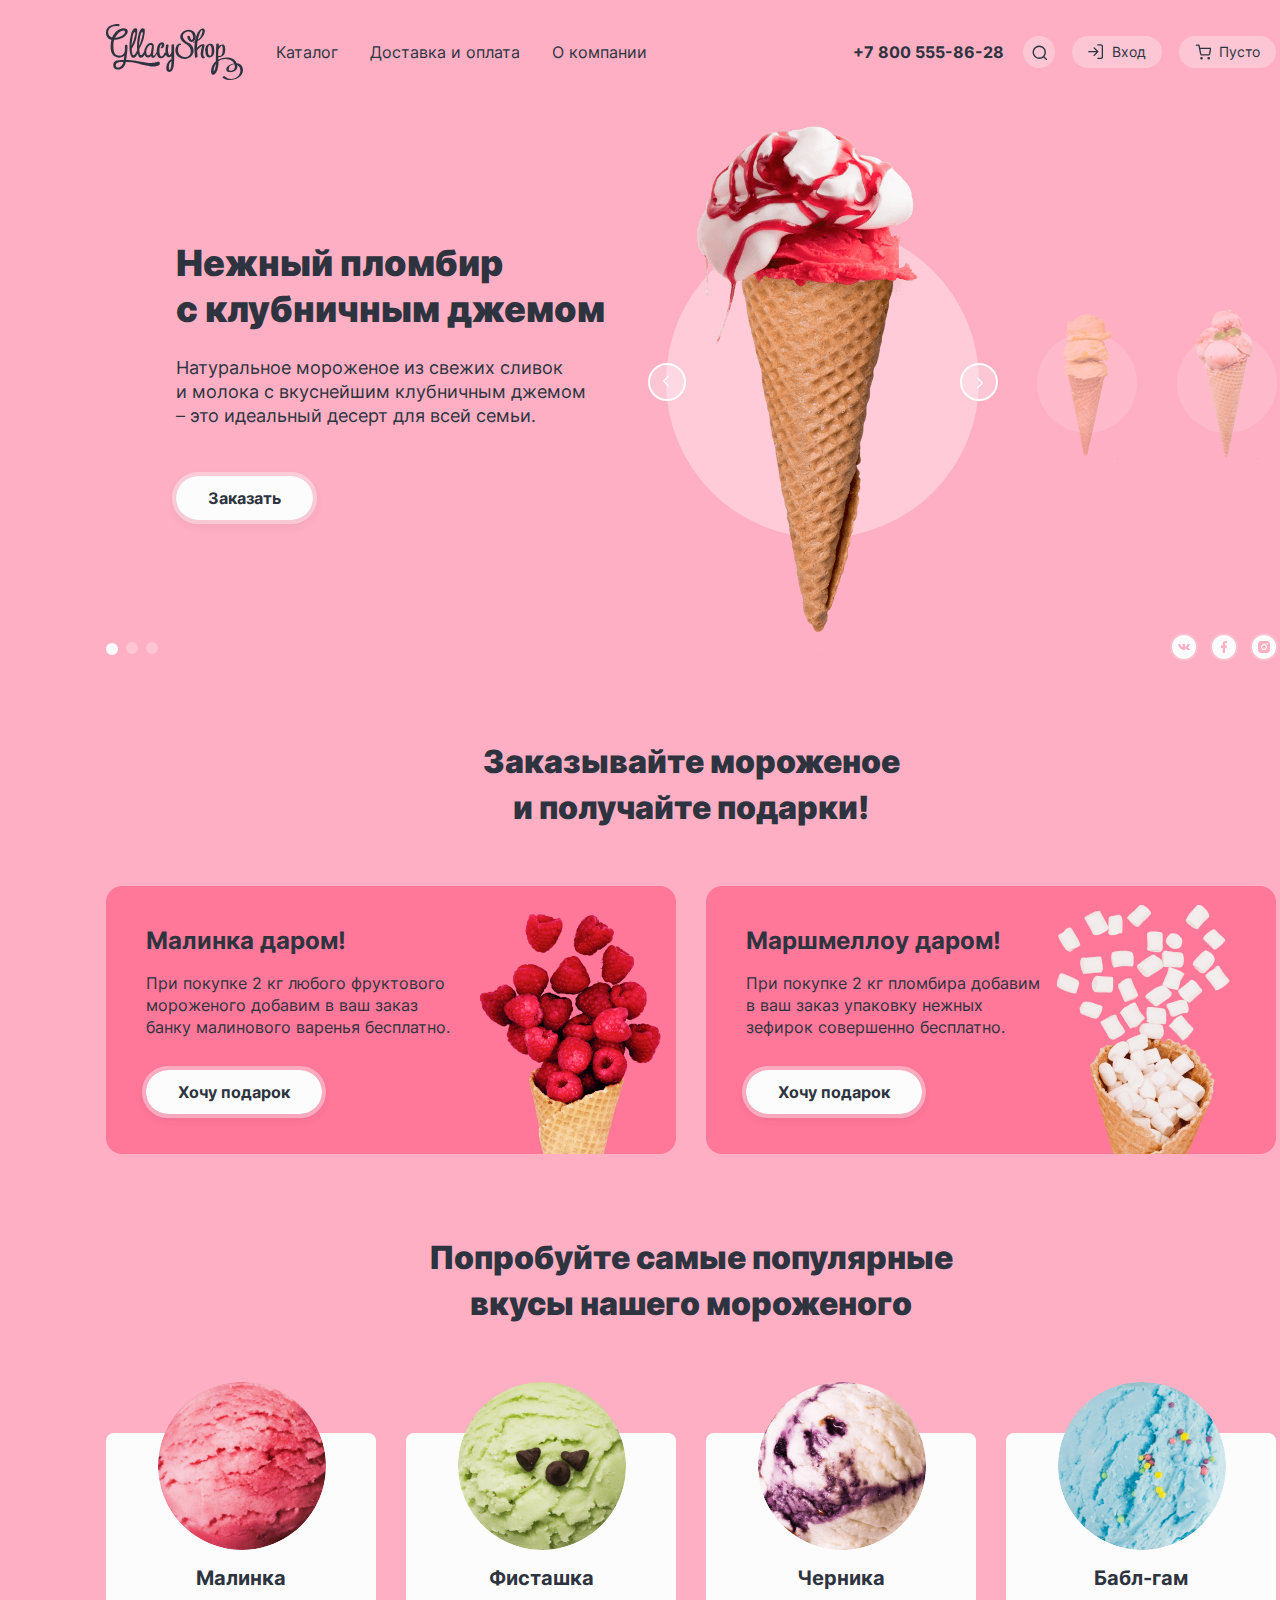
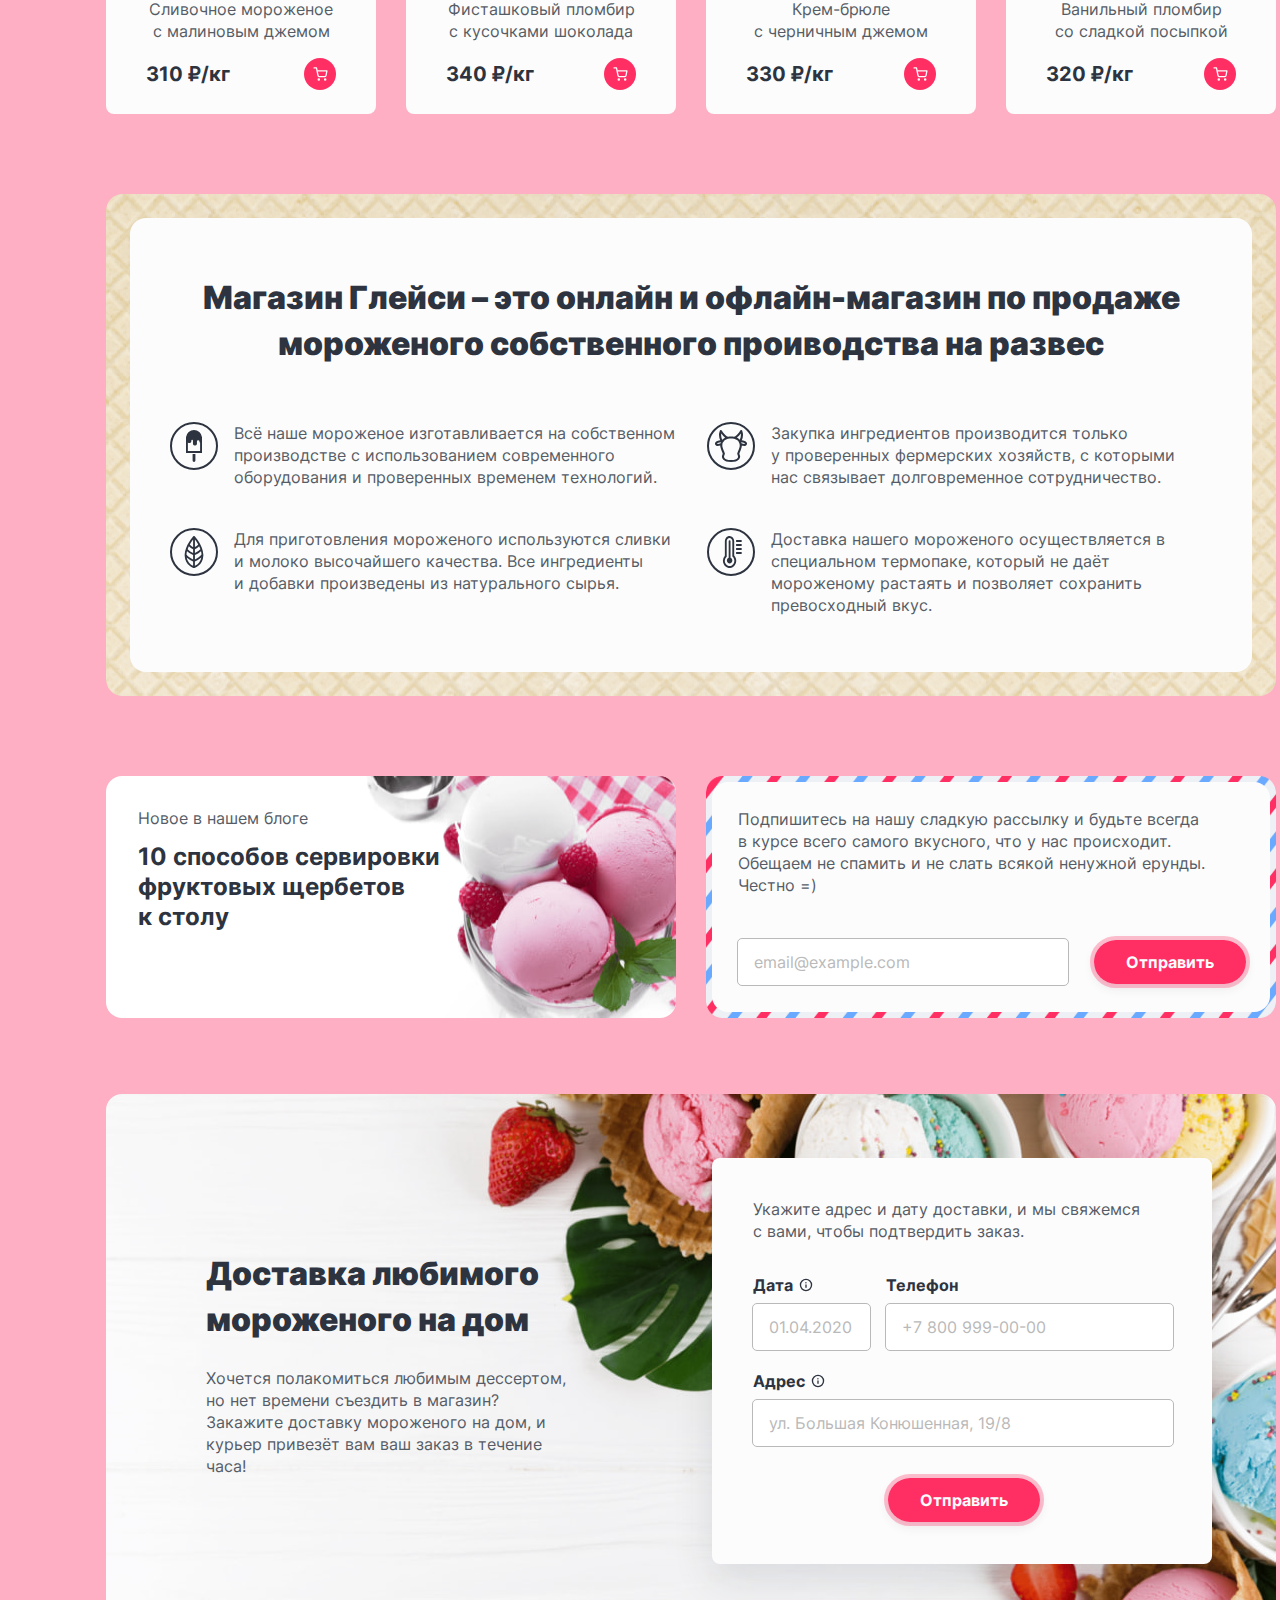
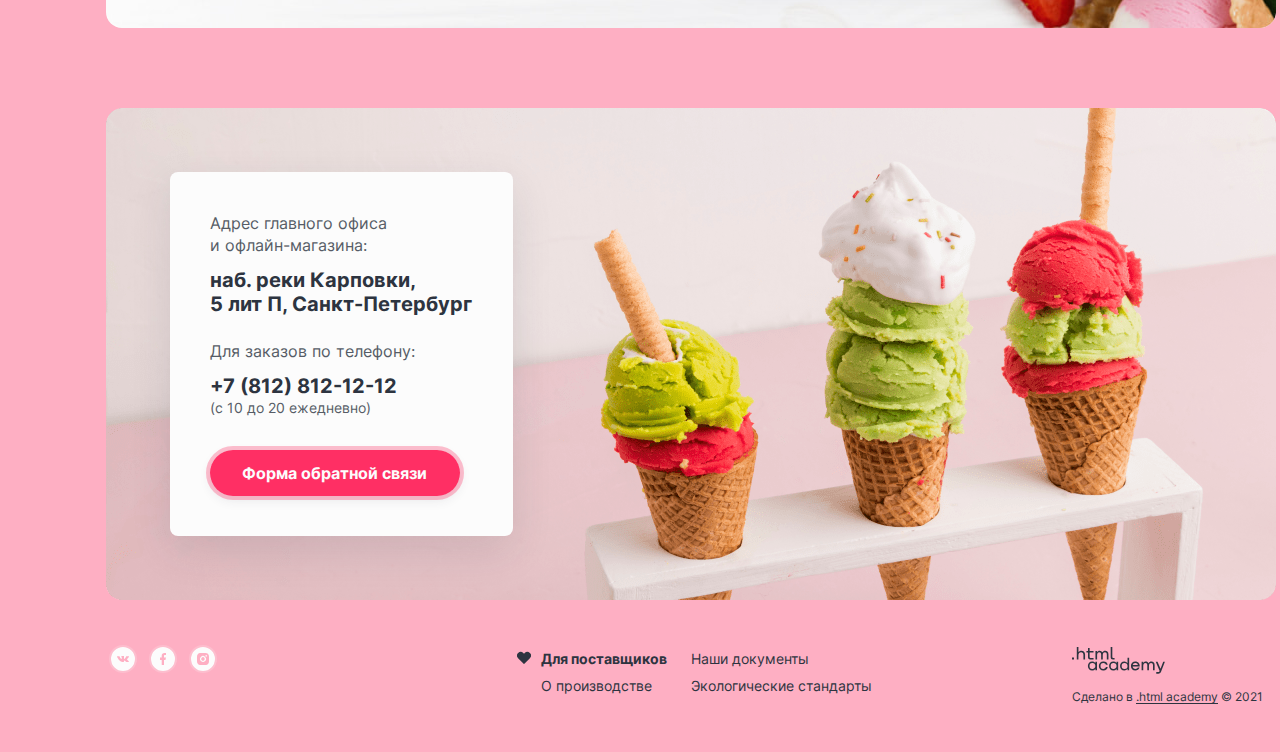
<file: index.html>
<!DOCTYPE html>
<html lang="ru">
  <head>
    <meta charset="utf-8">
    <title>HTML Academy: GllacyShop</title>
    <link rel="stylesheet" href="styles/styles.css">
    <link rel="icon" href="favicon.ico">
    <link rel="icon" type="image/png" sizes="32x32" href="images/favicon-32x32.png">
  </head>
  <body>
    <div class="page-container">
      <!-- Шапка -->
      <header class="page-header main-page">
        <nav class="navigation">
          <!-- Логотип -->
          <a class="navigation-logo" href="index.html">
            <img class="logo" src="images/logo.svg" width="137" height="56" alt="Логотип GllacyShop.">
          </a>
          <ul class="navigation-list">
            <li class="navigation-item">
              <a class="navigation-link popover-trigger" href="#">Каталог</a>
              <div class="popover navigation-catalog"> <!-- popover-open - пустой поповер отображается, поповер отображается также при наведении на кнопку -->
                <div class="popover-content">
                  <ul class="navigation-catalog-list">
                    <li class="navigation-catalog-list-item item-favorite">
                      <a class="navigation-catalog-link" href="#">Новинки</a>
                    </li>
                    <li class="navigation-catalog-list-item">
                      <a class="navigation-catalog-link" href="catalog.html">Сливочное</a>
                    </li>
                    <li class="navigation-catalog-list-item">
                      <a class="navigation-catalog-link" href="#">Щербеты</a>
                    </li>
                    <li class="navigation-catalog-list-item">
                      <a class="navigation-catalog-link" href="#">Фруктовый лед</a>
                    </li>
                    <li class="navigation-catalog-list-item">
                      <a class="navigation-catalog-link navigation-catalog-link-current" href="#">Мелорин</a>
                    </li>
                  </ul>
                </div>
              </div>
            </li>
            <li class="navigation-item">
              <a class="navigation-link" href="#">Доставка и оплата</a>
            </li>
            <li class="navigation-item">
              <a class="navigation-link" href="#">О компании</a>
            </li>
          </ul>
          <div class="navigation-user">
            <a class="navigation-link navigation-phone" href="tel:+78005558628">+7&nbsp;800&nbsp;555-86-28</a>
            <ul class="navigation-container">
              <li class="navigation-container-item">
                <button class="navigation-button popover-trigger icon-search" type="button">
                  <span class="visually-hidden">Поиск</span>
                </button>
                <div class="popover popover-search"> <!-- popover-open - пустой поповер отображается, поповер отображается также при наведении на кнопку -->
                  <div class="popover-content">
                    <form class="search-form" action="https://echo.htmlacademy.ru/" method="post">
                      <label class="visually-hidden" for="search-field">Поиск по сайту</label>
                      <input class="field" placeholder="Поиск по сайту" type="search" id="search-field" name="search-field" required>
                      <button class="search-reset" type="reset">
                        <span class="visually-hidden">Сбросить поиск</span>
                      </button>
                    </form>
                  </div>
                </div>
               </li>
              <li class="navigation-container-item">
                <button class="navigation-button popover-trigger icon-auth" type="button">Вход</button>
                <div class="popover popover-auth"> <!-- popover-open - пустой поповер отображается, поповер отображается также при наведении на кнопку -->
                  <div class="popover-content">
                    <b class="title-h3">Личный кабинет</b>
                    <form class="auth-form" action="https://echo.htmlacademy.ru/" method="post">
                      <div class="field-group">
                        <label class="visually-hidden" for="auth-login">Логин</label>
                        <input class="field" type="text" id="auth-login" name="auth-login" placeholder="email@example.com" required>
                      </div>
                      <div class="field-group">
                        <label class="visually-hidden" for="auth-password">Пароль</label>
                        <input class="field" type="password" id="auth-password" name="auth-password" placeholder="Пароль" required>
                      </div>
                      <div class="popover-info">
                        <button class="button-main button-fuchsia" type="submit">Войти</button>
                        <div class="field-group popover-user-options">
                          <a class="main-link" href="#">Забыли пароль?</a>
                          <a class="main-link" href="#">Регистрация</a>
                        </div>
                      </div>
                    </form>
                  </div>
                </div>
              </li>
              <li class="navigation-container-item">
                <button class="navigation-button popover-trigger icon-cart" type="button">Пусто</button>
                <div class="popover popover-cart-empty"> <!-- popover-open - пустой поповер отображается, поповер отображается также при наведении на кнопку -->
                  <div class="popover-content">
                    <b class="title-h3">Ваша корзина пока пуста</b>
                  </div>
                </div>
              </li>
            </ul>
          </div>
        </nav>
      </header>

      <main class="main-container main-index">
        <!-- Главный заголовок -->
        <h1 class="visually-hidden">Магазин GllacyShop</h1>
        <!-- Слайдер -->
        <section class="slider">
          <div class="slider-left-wrapper">
            <ol class="slider-text-list">
              <li class="slide-text-item">
                <h2 class="title-h1">Нежный пломбир с&nbsp;клубничным джемом</h2>
                <p class="slide-text">Натуральное мороженое из свежих сливок и&nbsp;молока с вкуснейшим клубничным джемом – это идеальный десерт для всей семьи.</p>
                <a class="button-main button-white" href="#">Заказать</a> <!--button-white-disabled - неактивная кнопка -->
              </li>
              <li class="slide-text-item visually-hidden">
                <h2 class="title-h1">Сливочное мороженое со вкусом банана</h2>
                <p class="slide-text">Сливочное мороженое с ярким банановым вкусом подарит вам свежесть и наслаждение даже в самый жаркий летний день.</p>
                <a class="button-main button-white" href="#">Заказать</a>
              </li>
              <li class="slide-text-item visually-hidden">
                <h2 class="title-h1">Карамельный пломбир с&nbsp;маршмеллоу</h2>
                <p class="slide-text">Необычный сладкий десерт с карамельным топпингом и кусочками зефира завоюет сердца сладкоежек всех возрастов.</p>
                <a class="button-main button-white" href="#">Заказать</a>
              </li>
            </ol>
          </div>
          <div class="slider-right-wrapper">
            <ol class="slider-images-list">
              <li class="slider-images-item">
                <img class="slide-image" src="images/slider/slider-1.png" width="306" height="507" alt="Нежный пломбир с клубничным джемом."> <!-- первый слайд -->
                <img class="slide-image visually-hidden" src="images/slider/slider-2.png" width="306" height="507" alt="Сливочное мороженое со вкусом банана."> <!-- второй слайд -->
                <img class="slide-image visually-hidden" src="images/slider/slider-3.png" width="306" height="507" alt="Карамельный пломбир с маршмеллоу."> <!-- третий слайд -->
              </li>
              <li class="slider-images-item">
                <img class="slide-image-small" src="images/slider/slider-small-2.png" width="66" height="150" alt="Сливочное мороженое со вкусом банана."> <!-- первый слайд -->
                <img class="slide-image-small visually-hidden" src="images/slider/slider-small-3.png" width="66" height="150" alt="Карамельный пломбир с маршмеллоу."> <!-- второй слайд -->
                <img class="slide-image-small visually-hidden" src="images/slider/slider-small-1.png" width="66" height="150" alt="Нежный пломбир с клубничным джемом."> <!-- третий слайд -->
              </li>
              <li class="slider-images-item">
                <img class="slide-image-small" src="images/slider/slider-small-3.png" width="66" height="150" alt="Карамельный пломбир с маршмеллоу."> <!-- первый слайд -->
                <img class="slide-image-small visually-hidden" src="images/slider/slider-small-1.png" width="66" height="150" alt="Нежный пломбир с клубничным джемом."> <!-- второй слайд -->
                <img class="slide-image-small visually-hidden" src="images/slider/slider-small-2.png" width="66" height="150" alt="Сливочное мороженое со вкусом банана."> <!-- третий слайд -->
              </li>
            </ol>
          </div>
          <div class="slider-controls">
            <button class="slider-button slider-prev" type="button">
              <svg class="slider-arrow" aria-hidden="true" focusable="false" width="7" height="12" viewBox="0 0 7 12" fill="none" role="img" aria-label="" xmlns="http://www.w3.org/2000/svg">
                <path fill-rule="evenodd" clip-rule="evenodd" d="M1.14.86a.66.66 0 1 0-.95.95L4.4 6 .2 10.2a.67.67 0 0 0 .95.94L5.8 6.48a.66.66 0 0 0 0-.94L1.15.86Z"/>
              </svg>
              <span class="visually-hidden">Предыдущий слайд</span>
            </button>
            <button class="slider-button slider-next" type="button">
              <svg class="slider-arrow" aria-hidden="true" focusable="false" width="7" height="12" viewBox="0 0 7 12" fill="none" role="img" aria-label="" xmlns="http://www.w3.org/2000/svg">
                <path fill-rule="evenodd" clip-rule="evenodd" d="M1.14.86a.66.66 0 1 0-.95.95L4.4 6 .2 10.2a.67.67 0 0 0 .95.94L5.8 6.48a.66.66 0 0 0 0-.94L1.15.86Z"/>
              </svg>
              <span class="visually-hidden">Следующий слайд</span>
            </button>
          </div>
          <ol class="slider-pagination">
            <li class="slider-pagination-item">
              <button class="slider-pagination-button slider-pagination-button-current" data-color="rgb(254, 175, 195)" aria-label="Переключить на розовый фон." type="button">
                <span class="visually-hidden">1 слайд</span>
              </button>
            </li>
            <li class="slider-pagination-item">
              <button class="slider-pagination-button" data-color="rgb(105, 169, 255)" aria-label="Переключить на голубой фон." type="button">
                <span class="visually-hidden">2 слайд</span>
              </button>
            </li>
            <li class="slider-pagination-item">
              <button class="slider-pagination-button" data-color="rgb(252, 200, 80)" aria-label="Переключить на жёлтый фон." type="button">
                <span class="visually-hidden">3 слайд</span>
              </button>
            </li>
          </ol>
          <ul class="social-list">
            <li class="social-item">
              <a class="main-link" href="https://www.vk.com/htmlacademy" target="_blank">
                <svg class="social-svg" aria-hidden="true" focusable="false" width="24" height="24" viewBox="0 0 24 24" fill="none" role="img" aria-label="" xmlns="http://www.w3.org/2000/svg">
                  <path fill-rule="evenodd" clip-rule="evenodd" d="M24 12a12 12 0 1 1-24 0 12 12 0 0 1 24 0Zm-11.41 2.97h-.72s-1.58.09-2.98-1.18C7.37 12.4 6.03 9.65 6.03 9.65s-.07-.18 0-.27c.1-.1.36-.1.36-.1l1.72-.01s.16.02.27.1c.1.05.15.17.15.17s.28.61.65 1.17c.71 1.08 1.05 1.32 1.29 1.2.35-.16.25-1.53.25-1.53s0-.5-.18-.71c-.14-.17-.41-.22-.53-.24-.1-.01.06-.2.26-.3.31-.13.86-.13 1.5-.13.5 0 .65.03.84.07.46.1.44.41.41 1.08l-.02.7v.18c-.01.34-.02.73.23.88.13.07.45 0 1.26-1.19.38-.56.66-1.23.66-1.23s.07-.12.16-.17c.1-.05.24-.04.24-.04h1.8s.54-.06.63.15c.1.23-.2.75-.94 1.61-.7.82-1.03 1.12-1 1.38.01.2.23.38.66.72.89.73 1.13 1.1 1.18 1.2l.01.01c.4.58-.44.62-.44.62l-1.6.02s-.34.06-.8-.2a3.94 3.94 0 0 1-.69-.6c-.33-.34-.65-.66-.91-.58-.45.12-.44.96-.44.96s0 .18-.1.28c-.1.1-.32.12-.32.12Z"/>
                </svg>
                <span class="visually-hidden">ВКонтакте</span>
              </a>
            </li>
            <li class="social-item">
              <a class="main-link" href="https://www.facebook.com/htmlacademy" target="_blank">
                <svg class="social-svg" aria-hidden="true" focusable="false" width="24" height="24" viewBox="0 0 24 24" fill="none" role="img" aria-label="" xmlns="http://www.w3.org/2000/svg">
                  <path fill-rule="evenodd" clip-rule="evenodd" d="M24 12a12 12 0 1 1-24 0 12 12 0 0 1 24 0Zm-9.57.9H13V18h-2.29v-5.1H9v-2.4h1.71V8.82c0-1.83 1.1-2.82 2.66-2.82.74 0 1.44.06 1.63.08V8.1h-.86C13 8.1 13 8.68 13 9.3v1.2h2l-.57 2.4Z"/>
                </svg>
                <span class="visually-hidden">Facebook</span>
              </a>
            </li>
            <li class="social-item">
              <a class="main-link" href="https://www.instagram.com/htmlacademy" target="_blank">
                <svg class="social-svg" aria-hidden="true" focusable="false" width="24" height="24" viewBox="0 0 24 24" fill="none" role="img" aria-label="" xmlns="http://www.w3.org/2000/svg">
                  <path fill-rule="evenodd" clip-rule="evenodd" d="M24 12a12 12 0 1 1-24 0 12 12 0 0 1 24 0Zm-9.53-5.96C13.83 6 13.63 6 12 6c-1.63 0-1.83 0-2.47.04-.64.03-1.08.13-1.46.28-.4.15-.76.38-1.06.69-.3.3-.54.66-.7 1.06-.14.38-.24.82-.27 1.46C6 10.17 6 10.37 6 12c0 1.63 0 1.83.04 2.47.03.64.13 1.08.28 1.46.15.4.38.76.69 1.06.3.3.66.54 1.06.7.38.14.82.24 1.46.27.64.03.84.04 2.47.04 1.63 0 1.83 0 2.47-.04a4.43 4.43 0 0 0 1.46-.28c.4-.15.76-.38 1.06-.69.3-.3.54-.66.7-1.06.14-.38.24-.82.27-1.46.03-.64.04-.84.04-2.47 0-1.63 0-1.83-.04-2.47a4.43 4.43 0 0 0-.28-1.46c-.15-.4-.38-.76-.69-1.06a2.93 2.93 0 0 0-1.06-.7 4.42 4.42 0 0 0-1.46-.27Zm-4.6 3.84a3 3 0 1 1 4.25 4.24 3 3 0 0 1-4.24-4.24Zm5.81-1.56a.75.75 0 1 1-1.06 1.06.75.75 0 0 1 1.06-1.06Zm-2.4 2.4a1.8 1.8 0 1 0-2.55 2.55 1.8 1.8 0 0 0 2.54-2.54Z"/>
                </svg>
                <span class="visually-hidden">Instagram</span>
              </a>
            </li>
          </ul>
        </section>

        <section class="actions">
          <h2 class="title-h2">Заказывайте мороженое<br>и получайте подарки!</h2>
          <ul class="actions-list">
            <li class="actions-item action-1">
              <h3 class="title-h3">Малинка даром!</h3>
              <p class="action-text">При покупке 2 кг любого фруктового мороженого добавим в ваш заказ банку малинового варенья бесплатно.</p>
              <a class="button-main button-white" href="#">Хочу подарок</a> <!--button-white-disabled - неактивная кнопка -->
            </li>
            <li class="actions-item action-2">
              <h3 class="title-h3">Маршмеллоу даром!</h3>
              <p class="action-text">При покупке 2 кг пломбира добавим в&nbsp;ваш заказ упаковку нежных зефирок&nbsp;совершенно бесплатно.</p>
              <a class="button-main button-white" href="#">Хочу подарок</a>
            </li>
          </ul>
        </section>
        <section class="products">
          <h2 class="title-h2">Попробуйте самые популярные<br>вкусы нашего мороженого</h2>
          <ul class="product-list">
            <li class="product-card">
              <img class="product-card-image" src="images/products/product-1.png" width="168" height="168" alt="">
              <h3 class="title-h4">Малинка</h3>
              <p class="dark-text">Сливочное мороженое с малиновым джемом</p>
              <div class="product-card-content">
                <span class="product-card-price">310 ₽/кг</span>
                <a class="button-main button-fuchsia" href="#"> <!-- button-fuchsia-disabled - неактивная ссылка -->
                  <svg aria-hidden="true" focusable="false" width="15" height="14" viewBox="0 0 15 14" fill="none" role="img" aria-label="" xmlns="http://www.w3.org/2000/svg">
                    <path fill-rule="evenodd" clip-rule="evenodd" d="M1.17.25a.67.67 0 1 0 0 1.33h1.77l.47 2.34v.05l.97 4.84a1.83 1.83 0 0 0 1.82 1.46h5.62a1.83 1.83 0 0 0 1.82-1.46V8.8l.93-4.86a.67.67 0 0 0-.66-.8h-9.3L4.14.8a.67.67 0 0 0-.66-.54H1.17Zm4.52 8.3-.81-4.07h8.23l-.78 4.07a.5.5 0 0 1-.49.4H6.18a.5.5 0 0 1-.49-.4ZM4.56 12.5a1.25 1.25 0 1 1 2.49 0 1.25 1.25 0 0 1-2.5 0Zm6.37 0a1.25 1.25 0 1 1 2.5 0 1.25 1.25 0 0 1-2.5 0Z" fill="currentColor"/>
                  </svg>
                  <span class="visually-hidden">Купить</span>
                </a>
              </div>
            </li>
            <li class="product-card">
              <img class="product-card-image" src="images/products/product-2.png" width="168" height="168" alt="">
              <h3 class="title-h4">Фисташка</h3>
              <p class="dark-text">Фисташковый пломбир с кусочками шоколада</p>
              <div class="product-card-content">
                <span class="product-card-price">340 ₽/кг</span>
                <a class="button-main button-fuchsia" href="#">
                  <svg aria-hidden="true" focusable="false" width="15" height="14" viewBox="0 0 15 14" fill="none" role="img" aria-label="" xmlns="http://www.w3.org/2000/svg">
                    <path fill-rule="evenodd" clip-rule="evenodd" d="M1.17.25a.67.67 0 1 0 0 1.33h1.77l.47 2.34v.05l.97 4.84a1.83 1.83 0 0 0 1.82 1.46h5.62a1.83 1.83 0 0 0 1.82-1.46V8.8l.93-4.86a.67.67 0 0 0-.66-.8h-9.3L4.14.8a.67.67 0 0 0-.66-.54H1.17Zm4.52 8.3-.81-4.07h8.23l-.78 4.07a.5.5 0 0 1-.49.4H6.18a.5.5 0 0 1-.49-.4ZM4.56 12.5a1.25 1.25 0 1 1 2.49 0 1.25 1.25 0 0 1-2.5 0Zm6.37 0a1.25 1.25 0 1 1 2.5 0 1.25 1.25 0 0 1-2.5 0Z" fill="currentColor"/>
                  </svg>
                  <span class="visually-hidden">Купить</span>
                </a>
              </div>
            </li>
            <li class="product-card">
              <img class="product-card-image" src="images/products/product-3.png" width="168" height="168" alt="">
              <h3 class="title-h4">Черника</h3>
              <p class="dark-text">Крем-брюле с&nbsp;черничным джемом</p>
              <div class="product-card-content">
                <span class="product-card-price">330 ₽/кг</span>
                <a class="button-main button-fuchsia" href="#">
                  <svg aria-hidden="true" focusable="false" width="15" height="14" viewBox="0 0 15 14" fill="none" role="img" aria-label="" xmlns="http://www.w3.org/2000/svg">
                    <path fill-rule="evenodd" clip-rule="evenodd" d="M1.17.25a.67.67 0 1 0 0 1.33h1.77l.47 2.34v.05l.97 4.84a1.83 1.83 0 0 0 1.82 1.46h5.62a1.83 1.83 0 0 0 1.82-1.46V8.8l.93-4.86a.67.67 0 0 0-.66-.8h-9.3L4.14.8a.67.67 0 0 0-.66-.54H1.17Zm4.52 8.3-.81-4.07h8.23l-.78 4.07a.5.5 0 0 1-.49.4H6.18a.5.5 0 0 1-.49-.4ZM4.56 12.5a1.25 1.25 0 1 1 2.49 0 1.25 1.25 0 0 1-2.5 0Zm6.37 0a1.25 1.25 0 1 1 2.5 0 1.25 1.25 0 0 1-2.5 0Z" fill="currentColor"/>
                  </svg>
                  <span class="visually-hidden">Купить</span>
                </a>
              </div>
            </li>
            <li class="product-card">
              <img class="product-card-image" src="images/products/product-4.png" width="168" height="168" alt="">
              <h3 class="title-h4">Бабл-гам</h3>
              <p class="dark-text">Ванильный пломбир со&nbsp;сладкой посыпкой</p>
              <div class="product-card-content">
                <span class="product-card-price">320 ₽/кг</span>
                <a class="button-main button-fuchsia" href="#">
                  <svg aria-hidden="true" focusable="false" width="15" height="14" viewBox="0 0 15 14" fill="none" role="img" aria-label="" xmlns="http://www.w3.org/2000/svg">
                    <path fill-rule="evenodd" clip-rule="evenodd" d="M1.17.25a.67.67 0 1 0 0 1.33h1.77l.47 2.34v.05l.97 4.84a1.83 1.83 0 0 0 1.82 1.46h5.62a1.83 1.83 0 0 0 1.82-1.46V8.8l.93-4.86a.67.67 0 0 0-.66-.8h-9.3L4.14.8a.67.67 0 0 0-.66-.54H1.17Zm4.52 8.3-.81-4.07h8.23l-.78 4.07a.5.5 0 0 1-.49.4H6.18a.5.5 0 0 1-.49-.4ZM4.56 12.5a1.25 1.25 0 1 1 2.49 0 1.25 1.25 0 0 1-2.5 0Zm6.37 0a1.25 1.25 0 1 1 2.5 0 1.25 1.25 0 0 1-2.5 0Z" fill="currentColor"/>
                  </svg>
                  <span class="visually-hidden">Купить</span>
                </a>
              </div>
            </li>
          </ul>
        </section>
        <section class="advantages">
          <div class="advantages-container">
            <h2 class="title-h2">Магазин Глейси – это онлайн и офлайн-магазин по продаже мороженого собственного проиводства на развес</h2>
            <ul class="advantages-list">
              <li class="advantages-item advantages-icon-1">
                <p class="dark-text">Всё наше мороженое изготавливается на собственном производстве с использованием современного оборудования и проверенных временем технологий.</p>
              </li>
              <li class="advantages-item advantages-icon-2">
                <p class="dark-text">Закупка ингредиентов производится только у&nbsp;проверенных фермерских хозяйств, с которыми нас&nbsp;связывает долговременное сотрудничество.</p>
              </li>
              <li class="advantages-item advantages-icon-3">
                <p class="dark-text">Для приготовления мороженого используются сливки и молоко высочайшего качества. Все ингредиенты и&nbsp;добавки произведены из натурального сырья.</p>
              </li>
              <li class="advantages-item advantages-icon-4">
                <p class="dark-text">Доставка нашего мороженого осуществляется в специальном термопаке, который не даёт мороженому растаять и позволяет сохранить превосходный вкус.</p>
              </li>
            </ul>
          </div>
        </section>
        <div class="blog-newsletter">
          <div class="blog">
            <span class="blog-new">Новое в нашем блоге</span>
            <a class="title-h3">10 способов сервировки фруктовых щербетов к&nbsp;столу</a>
          </div>
          <div class="newsletter">
            <div class="newsletter-container">
              <h2 class="visually-hidden">Подписка на рассылку</h2>
              <p class="dark-text">Подпишитесь на нашу сладкую рассылку и будьте всегда в&nbsp;курсе всего самого вкусного, что у нас происходит. Обещаем не спамить и не слать всякой ненужной ерунды. Честно =)</p>
              <form class="newsletter-form" action="https://echo.htmlacademy.ru" method="post">
                <label class="visually-hidden" for="newsletter-email">Email</label>
                <input class="field" placeholder="email@example.com" type="email" id="newsletter-email" name="newsletter-email" required>
                <button class="button-main button-fuchsia" type="submit">Отправить</button>
              </form>
            </div>
          </div>
        </div>
        <section class="order">
          <div class="order-container">
            <div class="order-left-wrapper">
              <h2 class="title-h2">Доставка любимого мороженого на дом</h2>
              <p class="dark-text">Хочется полакомиться любимым дессертом, но нет времени съездить в магазин? Закажите доставку мороженого на дом, и курьер привезёт вам ваш заказ в течение часа!</p>
            </div>
            <div class="order-right-wrapper">
              <p class="dark-text">Укажите адрес и дату доставки, и мы свяжемся с&nbsp;вами, чтобы подтвердить заказ.</p>
              <form class="order-form" action="https://echo.htmlacademy.ru/" method="post">
                <div class="field-group">
                  <span class="form-label-icon">
                    <label class="form-label" for="order-date">Дата</label>
                    <span class="tooltip">
                      <button class="tooltip-toogle" type="button">
                        <svg aria-hidden="true" focusable="false" width="14" height="14" viewBox="0 0 14 14" fill="none" role="img" aria-label="" xmlns="http://www.w3.org/2000/svg">
                          <path fill-rule="evenodd" clip-rule="evenodd" d="M7 2.12a4.88 4.88 0 1 0 0 9.76 4.88 4.88 0 0 0 0-9.76ZM.8 7a6.2 6.2 0 1 1 12.4 0A6.2 6.2 0 0 1 .8 7ZM7 6.33c.37 0 .67.3.67.67v2.22a.67.67 0 0 1-1.34 0V7c0-.37.3-.67.67-.67Zm0-2.21a.67.67 0 1 0 0 1.33.67.67 0 0 0 0-1.33Z"/>
                        </svg>
                        <span class="visually-hidden">Посмотреть дополнительную информацию</span>
                      </button>
                      <span class="tooltip-text" role="tooltip" id="tooltip-label-date">Введите дату доставки</span>
                    </span>
                  </span>
                  <input class="field order-date" type="text" id="order-date" name="order-date" placeholder="01.04.2020" required>
                </div>
                <div class="field-group">
                  <span class="form-label-icon">
                    <label class="form-label" for="order-phone">Телефон</label>
                  </span>
                  <input class="field order-phone" type="tel" id="order-phone" name="order-phone" placeholder="+7 800 999-00-00" required>
                </div>
                <div class="field-group">
                  <span class="form-label-icon">
                    <label class="form-label" for="order-address">Адрес</label>
                    <span class="tooltip">
                      <button class="tooltip-toogle" type="button">
                        <svg aria-hidden="true" focusable="false" width="14" height="14" viewBox="0 0 14 14" fill="none" role="img" aria-label="" xmlns="http://www.w3.org/2000/svg">
                          <path fill-rule="evenodd" clip-rule="evenodd" d="M7 2.12a4.88 4.88 0 1 0 0 9.76 4.88 4.88 0 0 0 0-9.76ZM.8 7a6.2 6.2 0 1 1 12.4 0A6.2 6.2 0 0 1 .8 7ZM7 6.33c.37 0 .67.3.67.67v2.22a.67.67 0 0 1-1.34 0V7c0-.37.3-.67.67-.67Zm0-2.21a.67.67 0 1 0 0 1.33.67.67 0 0 0 0-1.33Z"/>
                        </svg>
                        <span class="visually-hidden">Посмотреть дополнительную информацию</span>
                      </button>
                      <span class="tooltip-text" role="tooltip" id="tooltip-label-address">Введите название улицы, дома и квартиры</span>
                    </span>
                  </span>
                  <input class="field order-address" type="text" id="order-address" name="order-address" placeholder="ул. Большая Конюшенная, 19/8">
                </div>
                <button class="button-main button-fuchsia" type="submit">Отправить
                  <!-- Спиннер для кнопки -->
                  <!-- <svg class="button-spinner spinner-light" aria-hidden="true" focusable="false" viewBox="0 0 100 100" fill="none" role="img" aria-label="Спиннер для кнопки." xmlns="http://www.w3.org/2000/svg">
                    <circle class="spinner-circle" cx="50%" cy="50%" r="45" stroke="currentColor"/>
                  </svg> -->
                </button>
              </form>
            </div>
          </div>
        </section>
        <section class="contacts">
          <div class="contacts-wrapper">
            <h2 class="visually-hidden">Контакты</h2>
            <p class="dark-text">Адрес главного офиса<br>и офлайн-магазина:</p>
            <address class="contacts-address title-h4">наб. реки Карповки, 5&nbsp;лит&nbsp;П, Санкт-Петербург</address>
            <p class="dark-text">Для заказов по телефону:</p>
            <a class="contacts-phone title-h4" href="tel:+78128121212">+7 (812) 812-12-12</a>
            <span class="contacts-schedule dark-text">(с 10 до 20 ежедневно)</span>
            <button class="button-main button-fuchsia" type="submit">Форма обратной связи</button>
          </div>
        </section>
      </main>

      <!-- Подвал -->
      <footer class="page-footer">
        <ul class="social-list">
          <li class="social-item">
            <a class="main-link" href="https://www.vk.com/htmlacademy" target="_blank">
              <svg class="social-svg" aria-hidden="true" focusable="false" width="24" height="24" viewBox="0 0 24 24" fill="none" role="img" aria-label="" xmlns="http://www.w3.org/2000/svg">
                <path fill-rule="evenodd" clip-rule="evenodd" d="M24 12a12 12 0 1 1-24 0 12 12 0 0 1 24 0Zm-11.41 2.97h-.72s-1.58.09-2.98-1.18C7.37 12.4 6.03 9.65 6.03 9.65s-.07-.18 0-.27c.1-.1.36-.1.36-.1l1.72-.01s.16.02.27.1c.1.05.15.17.15.17s.28.61.65 1.17c.71 1.08 1.05 1.32 1.29 1.2.35-.16.25-1.53.25-1.53s0-.5-.18-.71c-.14-.17-.41-.22-.53-.24-.1-.01.06-.2.26-.3.31-.13.86-.13 1.5-.13.5 0 .65.03.84.07.46.1.44.41.41 1.08l-.02.7v.18c-.01.34-.02.73.23.88.13.07.45 0 1.26-1.19.38-.56.66-1.23.66-1.23s.07-.12.16-.17c.1-.05.24-.04.24-.04h1.8s.54-.06.63.15c.1.23-.2.75-.94 1.61-.7.82-1.03 1.12-1 1.38.01.2.23.38.66.72.89.73 1.13 1.1 1.18 1.2l.01.01c.4.58-.44.62-.44.62l-1.6.02s-.34.06-.8-.2a3.94 3.94 0 0 1-.69-.6c-.33-.34-.65-.66-.91-.58-.45.12-.44.96-.44.96s0 .18-.1.28c-.1.1-.32.12-.32.12Z"/>
              </svg>
              <span class="visually-hidden">ВКонтакте</span>
            </a>
          </li>
          <li class="social-item">
            <a class="main-link" href="https://www.facebook.com/htmlacademy" target="_blank">
              <svg class="social-svg" aria-hidden="true" focusable="false" width="24" height="24" viewBox="0 0 24 24" fill="none" role="img" aria-label="" xmlns="http://www.w3.org/2000/svg">
                <path fill-rule="evenodd" clip-rule="evenodd" d="M24 12a12 12 0 1 1-24 0 12 12 0 0 1 24 0Zm-9.57.9H13V18h-2.29v-5.1H9v-2.4h1.71V8.82c0-1.83 1.1-2.82 2.66-2.82.74 0 1.44.06 1.63.08V8.1h-.86C13 8.1 13 8.68 13 9.3v1.2h2l-.57 2.4Z"/>
              </svg>
              <span class="visually-hidden">Facebook</span>
            </a>
          </li>
          <li class="social-item">
            <a class="main-link" href="https://www.instagram.com/htmlacademy" target="_blank">
              <svg class="social-svg" aria-hidden="true" focusable="false" width="24" height="24" viewBox="0 0 24 24" fill="none" role="img" aria-label="" xmlns="http://www.w3.org/2000/svg">
                <path fill-rule="evenodd" clip-rule="evenodd" d="M24 12a12 12 0 1 1-24 0 12 12 0 0 1 24 0Zm-9.53-5.96C13.83 6 13.63 6 12 6c-1.63 0-1.83 0-2.47.04-.64.03-1.08.13-1.46.28-.4.15-.76.38-1.06.69-.3.3-.54.66-.7 1.06-.14.38-.24.82-.27 1.46C6 10.17 6 10.37 6 12c0 1.63 0 1.83.04 2.47.03.64.13 1.08.28 1.46.15.4.38.76.69 1.06.3.3.66.54 1.06.7.38.14.82.24 1.46.27.64.03.84.04 2.47.04 1.63 0 1.83 0 2.47-.04a4.43 4.43 0 0 0 1.46-.28c.4-.15.76-.38 1.06-.69.3-.3.54-.66.7-1.06.14-.38.24-.82.27-1.46.03-.64.04-.84.04-2.47 0-1.63 0-1.83-.04-2.47a4.43 4.43 0 0 0-.28-1.46c-.15-.4-.38-.76-.69-1.06a2.93 2.93 0 0 0-1.06-.7 4.42 4.42 0 0 0-1.46-.27Zm-4.6 3.84a3 3 0 1 1 4.25 4.24 3 3 0 0 1-4.24-4.24Zm5.81-1.56a.75.75 0 1 1-1.06 1.06.75.75 0 0 1 1.06-1.06Zm-2.4 2.4a1.8 1.8 0 1 0-2.55 2.55 1.8 1.8 0 0 0 2.54-2.54Z"/>
              </svg>
              <span class="visually-hidden">Instagram</span>
            </a>
          </li>
        </ul>
        <div class="footer-menus">
          <ul class="footer-menu">
            <li class="footer-menu-item">
              <a class="main-link footer-menu-favorite" href="">Для поставщиков</a>
            </li>
            <li class="footer-menu-item">
              <a class="main-link" href="">О производстве</a>
            </li>
          </ul>
          <ul class="footer-menu">
            <li class="footer-menu-item">
              <a class="main-link" href="">Наши документы</a>
            </li>
            <li class="footer-menu-item">
              <a class="main-link" href="">Экологические стандарты</a>
            </li>
          </ul>
        </div>
        <div class="footer-htmlacademy">
          <a class="main-link htmlacademy-link" href="https://htmlacademy.ru" target="_blank">
            <svg aria-hidden="true" focusable="false" width="93" height="27" viewBox="0 0 93 27" fill="none" role="img" aria-label="" xmlns="http://www.w3.org/2000/svg">
              <g clip-path="url(#a)">
                <path d="M0 10.42v2.08h1.99v-2.08H0ZM9.42 3.66c-1.26 0-2.28.58-2.92 1.4h-.07V0H4.79v12.5h1.64V8.21c0-1.72 1.07-2.95 2.64-2.95 1.49 0 2.35 1.11 2.35 2.6v4.64h1.65V7.57c0-2.38-1.47-3.9-3.65-3.9ZM21.53 3.9h-3.9V.88H16V3.9h-1.55v1.6h1.55v4.84c0 1.39.78 2.15 2.18 2.15h3.36v-1.61H18.5c-.55 0-.86-.32-.86-.86V5.5h3.89V3.9ZM33.25 3.68c-1.3 0-2.31.64-2.86 1.67h-.06a2.9 2.9 0 0 0-2.71-1.67c-1.14 0-2 .6-2.52 1.46h-.07V3.9h-1.58v8.59h1.65V8.09c0-1.61.84-2.8 2.12-2.83 1.21-.03 1.92.83 1.92 2.14v5.1h1.64V7.95c0-1.93 1.14-2.69 2.13-2.69 1.2 0 1.9.83 1.9 2.14v5.1h1.64V7.22c0-2.08-1.17-3.54-3.2-3.54ZM38.68 10.28c0 1.4.8 2.22 2.26 2.22h1.63v-1.6h-1.39c-.55 0-.86-.31-.86-.85V0h-1.64v10.28ZM23.38 15.94h-.07a3.75 3.75 0 0 0-3.07-1.49c-2.54-.03-4.36 1.85-4.36 4.5 0 2.68 1.85 4.56 4.34 4.53a3.66 3.66 0 0 0 3.09-1.57h.07v1.33H25v-8.55h-1.62v1.25Zm-2.91 5.95a2.83 2.83 0 0 1-2.95-2.93 2.83 2.83 0 0 1 2.95-2.94c1.75 0 2.89 1.31 2.89 2.94 0 1.6-1.14 2.93-2.9 2.93ZM35.75 17.8a4.28 4.28 0 0 0-4.36-3.35 4.37 4.37 0 0 0-4.54 4.5 4.39 4.39 0 0 0 4.54 4.53 4.3 4.3 0 0 0 4.36-3.4h-1.71a2.68 2.68 0 0 1-2.63 1.83 2.84 2.84 0 0 1-2.91-2.95 2.82 2.82 0 0 1 2.9-2.94 2.7 2.7 0 0 1 2.64 1.78h1.71ZM44.55 15.94h-.07a3.75 3.75 0 0 0-3.07-1.49c-2.54-.03-4.36 1.85-4.36 4.5 0 2.68 1.85 4.56 4.34 4.53a3.66 3.66 0 0 0 3.09-1.57h.07v1.33h1.62v-8.55h-1.62v1.25Zm-2.91 5.95a2.83 2.83 0 0 1-2.95-2.93 2.83 2.83 0 0 1 2.95-2.94c1.75 0 2.89 1.31 2.89 2.94 0 1.6-1.14 2.93-2.9 2.93ZM55.52 16.02h-.07a3.73 3.73 0 0 0-3.08-1.57c-2.5-.03-4.35 1.85-4.35 4.52 0 2.66 1.82 4.54 4.37 4.5A3.74 3.74 0 0 0 55.43 22h.09v1.25h1.63V10.8h-1.63v5.21Zm-2.9 5.89a2.83 2.83 0 0 1-2.95-2.94 2.83 2.83 0 0 1 2.94-2.93c1.75 0 2.9 1.33 2.9 2.93a2.82 2.82 0 0 1-2.9 2.94ZM63.34 14.45a4.36 4.36 0 0 0-4.43 4.52c0 2.44 1.7 4.5 4.47 4.5 2 0 3.62-1.08 4.19-2.9h-1.71c-.39.82-1.3 1.34-2.41 1.34-1.56 0-2.67-1.04-2.79-2.37h7.08c.23-2.84-1.56-5.09-4.4-5.09Zm-.03 1.57a2.6 2.6 0 0 1 2.65 2.07H60.7a2.57 2.57 0 0 1 2.61-2.07ZM79.41 14.47c-1.31 0-2.32.64-2.87 1.66h-.05c-.5-1-1.44-1.66-2.72-1.66-1.14 0-2.01.6-2.53 1.45h-.07v-1.23H69.6v8.55h1.65v-4.39c0-1.6.85-2.78 2.13-2.81 1.21-.03 1.92.83 1.92 2.12v5.08h1.65v-4.52c0-1.92 1.14-2.68 2.13-2.68 1.2 0 1.9.83 1.9 2.12v5.08h1.65v-5.25c0-2.07-1.18-3.52-3.2-3.52ZM88.5 21.87l-2.94-7.18h-1.82l3.92 9.36-.02.03c-.28.71-.59.97-1.35.97h-2.03v1.64h2.03c1.49 0 2.28-.67 2.84-2.12l3.77-9.88h-1.68l-2.72 7.18Z"/>
              </g>
            </svg>
            <span class="visually-hidden">htmlacademy.ru</span>
          </a>
          <p>Сделано в
            <a class="htmlacademy-link-small" href="https://htmlacademy.ru" target="_blank">.html academy</a>
          © 2021
          </p>
        </div>
      </footer>
      <div class="modal-container modal-container-close"> <!-- modal-container-close - не отображается поп-ап -->
        <div class="modal modal-feedback">
          <button class="modal-close-button" type="button">
            <span class="visually-hidden">Закрыть</span>
          </button>
          <section class="modal-content">
            <h2 class="title-h3">Мы обязательно ответим вам!</h2>
            <form class="feedback-form" action="https://echo.htmlacademy.ru/" method="post">
              <div class="field-group">
                <label class="visually-hidden" for="feedback-name">Имя и фамилия</label>
                <input class="field" type="text" id="feedback-name" name="feedback-name" placeholder="Имя и фамилия" required>
              </div>
              <div class="field-group">
                <label class="visually-hidden" for="feedback-email">E-mail:</label>
                <input class="field" type="text" id="feedback-email" name="feedback-email" placeholder="email@example.com" required>
              </div>
              <div class="field-group comment">
                <label class="visually-hidden" for="feedback-comment">Вопрос</label>
                <textarea class="field feedback-comment" rows="6" id="feedback-comment" name="feedback-comment" placeholder="В свободной форме"></textarea>
              </div>
              <button class="button-main button-fuchsia" type="submit">Отправить</button>
            </form>
          </section>
        </div>
      </div>
    </div>
    <script src="js/main.js"></script>
  </body>
</html>
</file>
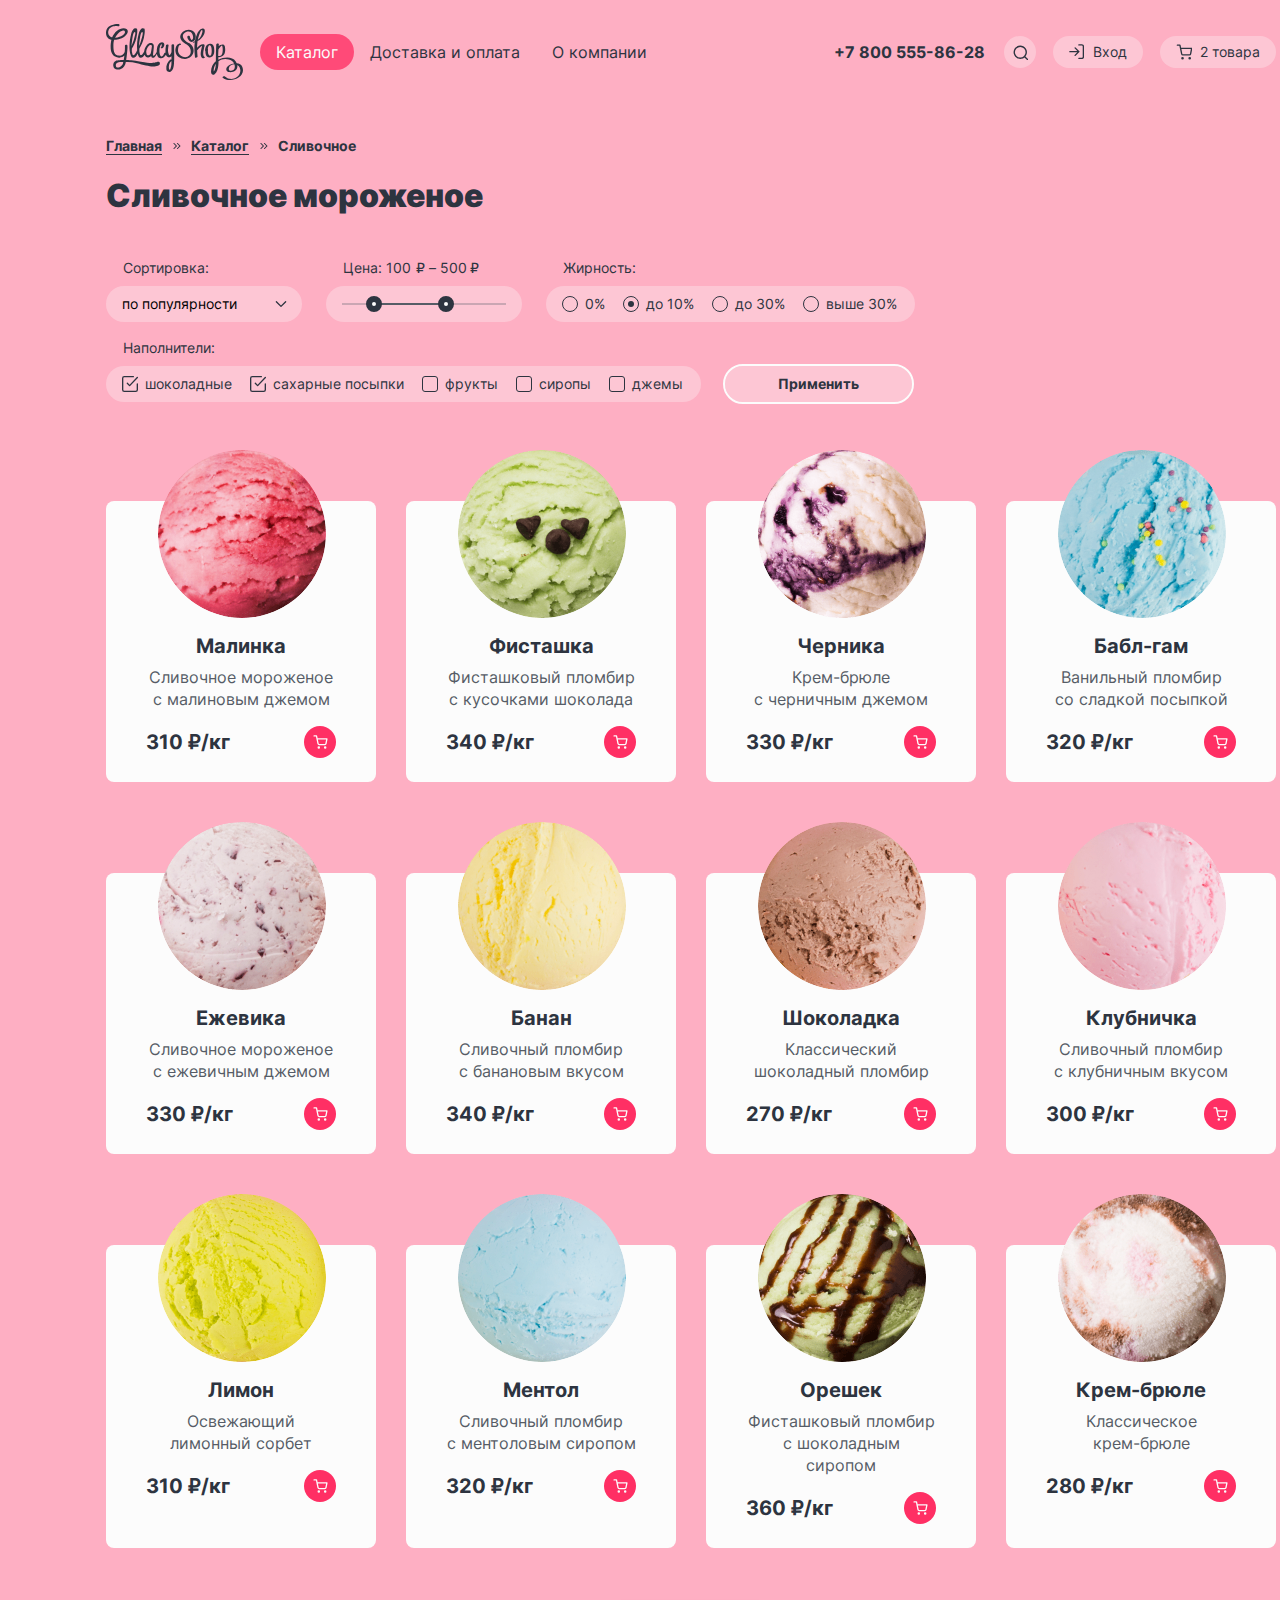
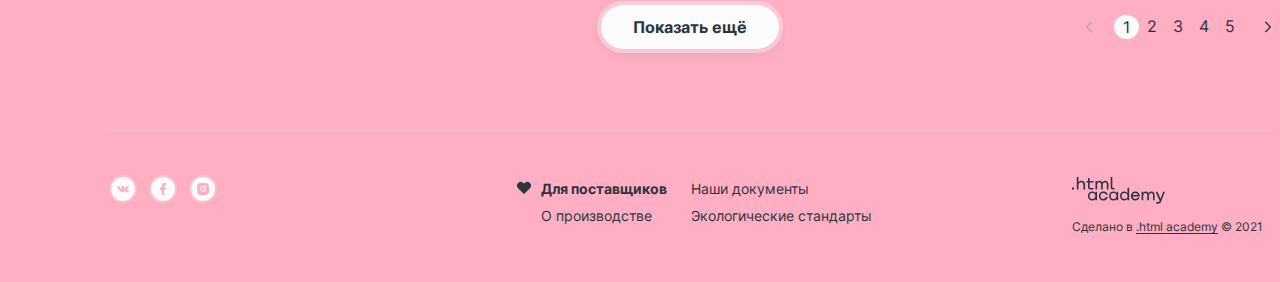
<file: catalog.html>
<!DOCTYPE html>
<html lang="ru">
  <head>
    <meta charset="utf-8">
    <title>HTML Academy: GllacyShop - Каталог</title>
    <link rel="stylesheet" href="styles/styles.css">
    <link rel="icon" href="favicon.ico">
    <link rel="icon" type="image/png" sizes="32x32" href="images/favicon-32x32.png">
  </head>
  <body>
    <div class="page-container">
      <!-- Шапка -->
      <header class="page-header inner-header">
        <nav class="navigation">
          <!-- Логотип -->
          <a class="navigation-logo" href="index.html">
            <img class="logo" src="images/logo.svg" width="137" height="56" alt="Логотип GllacyShop.">
          </a>
          <ul class="navigation-list">
            <li class="navigation-item">
              <a class="navigation-link navigation-link-current" href="#">Каталог</a>
              <div class="popover navigation-catalog"> <!-- popover-open - пустой поповер отображается, поповер отображается также при наведении на кнопку -->
                <div class="popover-content">
                  <ul class="navigation-catalog-list">
                    <li class="navigation-catalog-list-item item-favorite">
                      <a class="navigation-catalog-link" href="#">Новинки</a>
                    </li>
                    <li class="navigation-catalog-list-item">
                      <a class="navigation-catalog-link" href="catalog.html">Сливочное</a>
                    </li>
                    <li class="navigation-catalog-list-item">
                      <a class="navigation-catalog-link" href="#">Щербеты</a>
                    </li>
                    <li class="navigation-catalog-list-item">
                      <a class="navigation-catalog-link" href="#">Фруктовый лед</a>
                    </li>
                    <li class="navigation-catalog-list-item">
                      <a class="navigation-catalog-link navigation-catalog-link-current" href="#">Мелорин</a>
                    </li>
                  </ul>
                </div>
              </div>
            </li>
            <li class="navigation-item">
              <a class="navigation-link" href="#">Доставка и оплата</a>
            </li>
            <li class="navigation-item">
              <a class="navigation-link" href="#">О компании</a>
            </li>
          </ul>
          <div class="navigation-user">
            <a class="navigation-link navigation-phone" href="tel:+78005558628">+7 800 555-86-28</a>
            <ul class="navigation-container">
              <li class="navigation-container-item">
                <button class="navigation-button icon-search" type="button">
                  <span class="visually-hidden">Поиск</span>
                </button>
               </li>
              <li class="navigation-container-item">
                <button class="navigation-button icon-auth" type="button">Вход</button>
              </li>
              <li class="navigation-container-item">
                <button class="navigation-button popover-trigger icon-cart" type="button">2 товара</button>
                <div class="popover popover-cart"> <!-- popover-open - пустой поповер отображается, поповер отображается также при наведении на кнопку -->
                  <div class="popover-content">
                    <b class="title-h3">Корзина</b>
                    <ul class="cart-items-list">
                      <li class="cart-item">
                        <a class="cart-item-link" href="#">
                          <img class="cart-item-image" src="images/products/product-1-small.png" width="46" height="46" alt="">
                          <span class="cart-item-title">Малинка</span>
                          <span class="cart-item-text">1 кг х 310 ₽</span>
                          <span class="cart-item-price">310 ₽</span>
                        </a>
                        <button class="cart-item-button" type="button">
                          <span class="visually-hidden">Удалить из корзины</span>
                        </button>
                      </li>
                      <li class="cart-item">
                        <a class="cart-item-link" href="#">
                          <img class="cart-item-image" src="images/products/product-4-small.png" width="46" height="46" alt="">
                          <span class="cart-item-title">Бабл-гам</span>
                          <span class="cart-item-text">1,5 кг х 320 ₽</span>
                          <span class="cart-item-price">480 ₽</span>
                        </a>
                        <button class="cart-item-button" type="button">
                          <span class="visually-hidden">Удалить из корзины</span>
                        </button>
                      </li>
                    </ul>
                    <div class="popover-info">
                      <a class="button-main button-fuchsia" href="#">Оформить заказ</a> <!--button-fuchsia-disabled - неактивная ссылка -->
                      <span class="cart-sum">Итого: 790 ₽</span>
                    </div>
                  </div>
                </div>
              </li>
            </ul>
          </div>
        </nav>
      </header>

      <main class="main-container main-inner">
        <header class="inner-header">
          <div class="inner-wrapper">
            <!-- Хлебные крошки -->
            <ul class="breadcrumbs">
              <li class="breadcrumbs-item">
                <a class="main-link" href="index.html">Главная</a>
              </li>
              <li class="breadcrumbs-item">
                <a class="main-link" href="#">Каталог</a>
              </li>
              <li class="breadcrumbs-item">
                <a class="main-link">Сливочное</a>
              </li>
            </ul>
            <!-- Главный заголовок -->
            <h1 class="title-h2">Сливочное мороженое</h1>
            <!-- Фильтр каталога -->
            <section class="filter-elements">
              <h2 class="visually-hidden">Список элементов с фильтрами</h2>
              <form class="catalog-filter" id="#search" action="https://echo.htmlacademy.ru" method="get">
                <fieldset class="catalog-filter-group catalog-fieldset-small">
                  <legend class="catalog-filter-title">Сортировка:</legend>
                  <select class="select-control" aria-label="Сортировка." id="sorting" name="sorting">
                    <option value="popular">по популярности</option>
                    <option value="cheap">по возрастанию цены</option>
                    <option value="expensive">по убыванию цены</option>
                  </select>
                </fieldset>
                <fieldset class="catalog-filter-group catalog-fieldset-small">
                  <legend class="catalog-filter-title">Цена:</legend>
                  <div class="range">
                    <div class="range-wrapper-inputs">
                      <label class="catalog-filter-label" for="min-price">
                        <input class="range-input" type="number" value="100" id="min-price" name="min-price" readonly>₽
                      </label>
                      <span>&nbsp;&ndash;&nbsp;</span>
                      <label class="catalog-filter-label" for="max-price">
                        <input class="range-input" type="number" value="500" id="max-price" name="max-price" readonly>₽
                      </label>
                    </div>
                    <div class="range-scale-container">
                      <div class="range-scale">
                        <div class="range-bar" style="left: 30px; width: 72px;">
                          <button class="range-toggle toggle-min" type="button">
                            <span class="visually-hidden">Изменить минимальную цену.</span>
                          </button>
                          <button class="range-toggle toggle-max" type="button">
                            <span class="visually-hidden">Изменить максимальную цену.</span>
                          </button>
                        </div>
                      </div>
                    </div>
                  </div>
                </fieldset>
                <fieldset class="catalog-filter-group">
                  <legend class="catalog-filter-title">Жирность:</legend>
                  <ul class="catalog-filter-list">
                    <li class="catalog-filter-item">
                      <label class="control">
                        <input class="visually-hidden control-input" type="radio" name="fattiness" value="null">
                        <span class="control-mark"></span>
                        <span class="control-label">0%</span>
                      </label>
                    </li>
                    <li class="catalog-filter-item">
                      <label class="control">
                        <input class="visually-hidden control-input" type="radio" name="fattiness" value="to-10%" checked>
                        <span class="control-mark"></span>
                        <span class="control-label">до 10%</span>
                      </label>
                    </li>
                    <li class="catalog-filter-item">
                      <label class="control">
                        <input class="visually-hidden control-input" type="radio" name="fattiness" value="to-30%">
                        <span class="control-mark"></span>
                        <span class="control-label">до 30%</span>
                      </label>
                    </li>
                    <li class="catalog-filter-item">
                      <label class="control">
                        <input class="visually-hidden control-input" type="radio" name="fattiness" value="above-30%">
                        <span class="control-mark"></span>
                        <span class="control-label">выше 30%</span>
                      </label>
                    </li>
                  </ul>
                </fieldset>
                <fieldset class="catalog-filter-group">
                  <legend class="catalog-filter-title">Наполнители:</legend>
                  <ul class="catalog-filter-list">
                    <li class="catalog-filter-item">
                      <label class="control">
                        <input class="visually-hidden control-input" type="checkbox" name="chocolate" checked>
                        <span class="control-mark">
                          <svg aria-hidden="true" focusable="false" width="16" height="16" viewBox="0 0 16 16" fill="none" role="img" aria-label="" xmlns="http://www.w3.org/2000/svg">
                            <path fill-rule="evenodd" clip-rule="evenodd" d="M1.62 1.62a.96.96 0 0 1 .68-.29h8.95a.67.67 0 1 0 0-1.33H2.3A2.3 2.3 0 0 0 0 2.3v11.4A2.3 2.3 0 0 0 2.3 16h11.4a2.3 2.3 0 0 0 2.3-2.3V8a.67.67 0 0 0-1.34 0v5.7a.96.96 0 0 1-.96.97H2.3a.96.96 0 0 1-.97-.97V2.3c0-.26.1-.5.29-.68Zm14.2.32a.67.67 0 1 0-.97-.92L7.6 8.66 5.78 6.73a.67.67 0 0 0-.97.91l2.32 2.45a.67.67 0 0 0 .97 0l7.72-8.15Z"/>
                          </svg>
                        </span>
                        <span class="control-label">шоколадные</span>
                      </label>
                    </li>
                    <li class="catalog-filter-item">
                      <label class="control">
                        <input class="visually-hidden control-input" type="checkbox" name="sugar-sprinkles" checked>
                        <span class="control-mark">
                          <svg aria-hidden="true" focusable="false" width="16" height="16" viewBox="0 0 16 16" fill="none" role="img" aria-label="" xmlns="http://www.w3.org/2000/svg">
                            <path fill-rule="evenodd" clip-rule="evenodd" d="M1.62 1.62a.96.96 0 0 1 .68-.29h8.95a.67.67 0 1 0 0-1.33H2.3A2.3 2.3 0 0 0 0 2.3v11.4A2.3 2.3 0 0 0 2.3 16h11.4a2.3 2.3 0 0 0 2.3-2.3V8a.67.67 0 0 0-1.34 0v5.7a.96.96 0 0 1-.96.97H2.3a.96.96 0 0 1-.97-.97V2.3c0-.26.1-.5.29-.68Zm14.2.32a.67.67 0 1 0-.97-.92L7.6 8.66 5.78 6.73a.67.67 0 0 0-.97.91l2.32 2.45a.67.67 0 0 0 .97 0l7.72-8.15Z"/>
                          </svg>
                        </span>
                        <span class="control-label">сахарные посыпки</span>
                      </label>
                    </li>
                    <li class="catalog-filter-item">
                      <label class="control">
                        <input class="visually-hidden control-input" type="checkbox" name="fruits">
                        <span class="control-mark">
                          <svg aria-hidden="true" focusable="false" width="16" height="16" viewBox="0 0 16 16" fill="none" role="img" aria-label="" xmlns="http://www.w3.org/2000/svg">
                            <path fill-rule="evenodd" clip-rule="evenodd" d="M1.62 1.62a.96.96 0 0 1 .68-.29h8.95a.67.67 0 1 0 0-1.33H2.3A2.3 2.3 0 0 0 0 2.3v11.4A2.3 2.3 0 0 0 2.3 16h11.4a2.3 2.3 0 0 0 2.3-2.3V8a.67.67 0 0 0-1.34 0v5.7a.96.96 0 0 1-.96.97H2.3a.96.96 0 0 1-.97-.97V2.3c0-.26.1-.5.29-.68Zm14.2.32a.67.67 0 1 0-.97-.92L7.6 8.66 5.78 6.73a.67.67 0 0 0-.97.91l2.32 2.45a.67.67 0 0 0 .97 0l7.72-8.15Z"/>
                          </svg>
                        </span>
                        <span class="control-label">фрукты</span>
                      </label>
                    </li>
                    <li class="catalog-filter-item">
                      <label class="control">
                        <input class="visually-hidden control-input" type="checkbox" name="syrups">
                        <span class="control-mark">
                          <svg aria-hidden="true" focusable="false" width="16" height="16" viewBox="0 0 16 16" fill="none" role="img" aria-label="" xmlns="http://www.w3.org/2000/svg">
                            <path fill-rule="evenodd" clip-rule="evenodd" d="M1.62 1.62a.96.96 0 0 1 .68-.29h8.95a.67.67 0 1 0 0-1.33H2.3A2.3 2.3 0 0 0 0 2.3v11.4A2.3 2.3 0 0 0 2.3 16h11.4a2.3 2.3 0 0 0 2.3-2.3V8a.67.67 0 0 0-1.34 0v5.7a.96.96 0 0 1-.96.97H2.3a.96.96 0 0 1-.97-.97V2.3c0-.26.1-.5.29-.68Zm14.2.32a.67.67 0 1 0-.97-.92L7.6 8.66 5.78 6.73a.67.67 0 0 0-.97.91l2.32 2.45a.67.67 0 0 0 .97 0l7.72-8.15Z"/>
                          </svg>
                        </span>
                        <span class="control-label">сиропы</span>
                      </label>
                    </li>
                    <li class="catalog-filter-item">
                      <label class="control">
                        <input class="visually-hidden control-input" type="checkbox" name="jams">
                        <span class="control-mark">
                          <svg aria-hidden="true" focusable="false" width="16" height="16" viewBox="0 0 16 16" fill="none" role="img" aria-label="" xmlns="http://www.w3.org/2000/svg">
                            <path fill-rule="evenodd" clip-rule="evenodd" d="M1.62 1.62a.96.96 0 0 1 .68-.29h8.95a.67.67 0 1 0 0-1.33H2.3A2.3 2.3 0 0 0 0 2.3v11.4A2.3 2.3 0 0 0 2.3 16h11.4a2.3 2.3 0 0 0 2.3-2.3V8a.67.67 0 0 0-1.34 0v5.7a.96.96 0 0 1-.96.97H2.3a.96.96 0 0 1-.97-.97V2.3c0-.26.1-.5.29-.68Zm14.2.32a.67.67 0 1 0-.97-.92L7.6 8.66 5.78 6.73a.67.67 0 0 0-.97.91l2.32 2.45a.67.67 0 0 0 .97 0l7.72-8.15Z"/>
                          </svg>
                        </span>
                        <span class="control-label">джемы</span>
                      </label>
                    </li>
                  </ul>
                </fieldset>
                <button class="filter-button" type="submit">Применить</button>
              </form>
            </section>
          </div>
        </header>

        <section class="catalog-products">
          <h2 class="visually-hidden">Список товаров</h2>
          <!-- Список элементов -->
          <ul class="product-list">
            <li class="product-card">
              <img class="product-card-image" src="images/products/product-1.png" width="168" height="168" alt="">
              <h3 class="title-h4">Малинка</h3>
              <p class="dark-text">Сливочное мороженое с малиновым джемом</p>
              <div class="product-card-content">
                <span class="product-card-price">310 ₽/кг</span>
                <a class="button-main button-fuchsia" href="#">  <!-- button-fuchsia-disabled - неактивная ссылка -->
                  <svg aria-hidden="true" focusable="false" width="15" height="14" viewBox="0 0 15 14" fill="none" role="img" aria-label="" xmlns="http://www.w3.org/2000/svg">
                    <path fill-rule="evenodd" clip-rule="evenodd" d="M1.17.25a.67.67 0 1 0 0 1.33h1.77l.47 2.34v.05l.97 4.84a1.83 1.83 0 0 0 1.82 1.46h5.62a1.83 1.83 0 0 0 1.82-1.46V8.8l.93-4.86a.67.67 0 0 0-.66-.8h-9.3L4.14.8a.67.67 0 0 0-.66-.54H1.17Zm4.52 8.3-.81-4.07h8.23l-.78 4.07a.5.5 0 0 1-.49.4H6.18a.5.5 0 0 1-.49-.4ZM4.56 12.5a1.25 1.25 0 1 1 2.49 0 1.25 1.25 0 0 1-2.5 0Zm6.37 0a1.25 1.25 0 1 1 2.5 0 1.25 1.25 0 0 1-2.5 0Z" fill="currentColor"/>
                  </svg>
                  <span class="visually-hidden">Купить</span>
                </a>
              </div>
            </li>
            <li class="product-card">
              <img class="product-card-image" src="images/products/product-2.png" width="168" height="168" alt="">
              <h3 class="title-h4">Фисташка</h3>
              <p class="dark-text">Фисташковый пломбир с кусочками шоколада</p>
              <div class="product-card-content">
                <span class="product-card-price">340 ₽/кг</span>
                <a class="button-main button-fuchsia" href="#">
                  <svg aria-hidden="true" focusable="false" width="15" height="14" viewBox="0 0 15 14" fill="none" role="img" aria-label="" xmlns="http://www.w3.org/2000/svg">
                    <path fill-rule="evenodd" clip-rule="evenodd" d="M1.17.25a.67.67 0 1 0 0 1.33h1.77l.47 2.34v.05l.97 4.84a1.83 1.83 0 0 0 1.82 1.46h5.62a1.83 1.83 0 0 0 1.82-1.46V8.8l.93-4.86a.67.67 0 0 0-.66-.8h-9.3L4.14.8a.67.67 0 0 0-.66-.54H1.17Zm4.52 8.3-.81-4.07h8.23l-.78 4.07a.5.5 0 0 1-.49.4H6.18a.5.5 0 0 1-.49-.4ZM4.56 12.5a1.25 1.25 0 1 1 2.49 0 1.25 1.25 0 0 1-2.5 0Zm6.37 0a1.25 1.25 0 1 1 2.5 0 1.25 1.25 0 0 1-2.5 0Z" fill="currentColor"/>
                  </svg>
                  <span class="visually-hidden">Купить</span>
                </a>
              </div>
            </li>
            <li class="product-card">
              <img class="product-card-image" src="images/products/product-3.png" width="168" height="168" alt="">
              <h3 class="title-h4">Черника</h3>
              <p class="dark-text">Крем-брюле с&nbsp;черничным джемом</p>
              <div class="product-card-content">
                <span class="product-card-price">330 ₽/кг</span>
                <a class="button-main button-fuchsia" href="#">
                  <svg aria-hidden="true" focusable="false" width="15" height="14" viewBox="0 0 15 14" fill="none" role="img" aria-label="" xmlns="http://www.w3.org/2000/svg">
                    <path fill-rule="evenodd" clip-rule="evenodd" d="M1.17.25a.67.67 0 1 0 0 1.33h1.77l.47 2.34v.05l.97 4.84a1.83 1.83 0 0 0 1.82 1.46h5.62a1.83 1.83 0 0 0 1.82-1.46V8.8l.93-4.86a.67.67 0 0 0-.66-.8h-9.3L4.14.8a.67.67 0 0 0-.66-.54H1.17Zm4.52 8.3-.81-4.07h8.23l-.78 4.07a.5.5 0 0 1-.49.4H6.18a.5.5 0 0 1-.49-.4ZM4.56 12.5a1.25 1.25 0 1 1 2.49 0 1.25 1.25 0 0 1-2.5 0Zm6.37 0a1.25 1.25 0 1 1 2.5 0 1.25 1.25 0 0 1-2.5 0Z" fill="currentColor"/>
                  </svg>
                  <span class="visually-hidden">Купить</span>
                </a>
              </div>
            </li>
            <li class="product-card">
              <img class="product-card-image" src="images/products/product-4.png" width="168" height="168" alt="">
              <h3 class="title-h4">Бабл-гам</h3>
              <p class="dark-text">Ванильный пломбир со&nbsp;сладкой посыпкой</p>
              <div class="product-card-content">
                <span class="product-card-price">320 ₽/кг</span>
                <a class="button-main button-fuchsia" href="#">
                  <svg aria-hidden="true" focusable="false" width="15" height="14" viewBox="0 0 15 14" fill="none" role="img" aria-label="" xmlns="http://www.w3.org/2000/svg">
                    <path fill-rule="evenodd" clip-rule="evenodd" d="M1.17.25a.67.67 0 1 0 0 1.33h1.77l.47 2.34v.05l.97 4.84a1.83 1.83 0 0 0 1.82 1.46h5.62a1.83 1.83 0 0 0 1.82-1.46V8.8l.93-4.86a.67.67 0 0 0-.66-.8h-9.3L4.14.8a.67.67 0 0 0-.66-.54H1.17Zm4.52 8.3-.81-4.07h8.23l-.78 4.07a.5.5 0 0 1-.49.4H6.18a.5.5 0 0 1-.49-.4ZM4.56 12.5a1.25 1.25 0 1 1 2.49 0 1.25 1.25 0 0 1-2.5 0Zm6.37 0a1.25 1.25 0 1 1 2.5 0 1.25 1.25 0 0 1-2.5 0Z" fill="currentColor"/>
                  </svg>
                  <span class="visually-hidden">Купить</span>
                </a>
              </div>
            </li>
            <li class="product-card">
              <img class="product-card-image" src="images/products/product-5.png" width="168" height="168" alt="">
              <h3 class="title-h4">Ежевика</h3>
              <p class="dark-text">Сливочное мороженое с ежевичным джемом</p>
              <div class="product-card-content">
                <span class="product-card-price">330 ₽/кг</span>
                <a class="button-main button-fuchsia" href="#">
                  <svg aria-hidden="true" focusable="false" width="15" height="14" viewBox="0 0 15 14" fill="none" role="img" aria-label="" xmlns="http://www.w3.org/2000/svg">
                    <path fill-rule="evenodd" clip-rule="evenodd" d="M1.17.25a.67.67 0 1 0 0 1.33h1.77l.47 2.34v.05l.97 4.84a1.83 1.83 0 0 0 1.82 1.46h5.62a1.83 1.83 0 0 0 1.82-1.46V8.8l.93-4.86a.67.67 0 0 0-.66-.8h-9.3L4.14.8a.67.67 0 0 0-.66-.54H1.17Zm4.52 8.3-.81-4.07h8.23l-.78 4.07a.5.5 0 0 1-.49.4H6.18a.5.5 0 0 1-.49-.4ZM4.56 12.5a1.25 1.25 0 1 1 2.49 0 1.25 1.25 0 0 1-2.5 0Zm6.37 0a1.25 1.25 0 1 1 2.5 0 1.25 1.25 0 0 1-2.5 0Z" fill="currentColor"/>
                  </svg>
                  <span class="visually-hidden">Купить</span>
                </a>
              </div>
            </li>
            <li class="product-card">
              <img class="product-card-image" src="images/products/product-6.png" width="168" height="168" alt="">
              <h3 class="title-h4">Банан</h3>
              <p class="dark-text">Сливочный пломбир с&nbsp;банановым вкусом</p>
              <div class="product-card-content">
                <span class="product-card-price">340 ₽/кг</span>
                <a class="button-main button-fuchsia" href="#">
                  <svg aria-hidden="true" focusable="false" width="15" height="14" viewBox="0 0 15 14" fill="none" role="img" aria-label="" xmlns="http://www.w3.org/2000/svg">
                    <path fill-rule="evenodd" clip-rule="evenodd" d="M1.17.25a.67.67 0 1 0 0 1.33h1.77l.47 2.34v.05l.97 4.84a1.83 1.83 0 0 0 1.82 1.46h5.62a1.83 1.83 0 0 0 1.82-1.46V8.8l.93-4.86a.67.67 0 0 0-.66-.8h-9.3L4.14.8a.67.67 0 0 0-.66-.54H1.17Zm4.52 8.3-.81-4.07h8.23l-.78 4.07a.5.5 0 0 1-.49.4H6.18a.5.5 0 0 1-.49-.4ZM4.56 12.5a1.25 1.25 0 1 1 2.49 0 1.25 1.25 0 0 1-2.5 0Zm6.37 0a1.25 1.25 0 1 1 2.5 0 1.25 1.25 0 0 1-2.5 0Z" fill="currentColor"/>
                  </svg>
                  <span class="visually-hidden">Купить</span>
                </a>
              </div>
            </li>
            <li class="product-card">
              <img class="product-card-image" src="images/products/product-7.png" width="168" height="168" alt="">
              <h3 class="title-h4">Шоколадка</h3>
              <p class="dark-text">Классический шоколадный пломбир</p>
              <div class="product-card-content">
                <span class="product-card-price">270 ₽/кг</span>
                <a class="button-main button-fuchsia" href="#">
                  <svg aria-hidden="true" focusable="false" width="15" height="14" viewBox="0 0 15 14" fill="none" role="img" aria-label="" xmlns="http://www.w3.org/2000/svg">
                    <path fill-rule="evenodd" clip-rule="evenodd" d="M1.17.25a.67.67 0 1 0 0 1.33h1.77l.47 2.34v.05l.97 4.84a1.83 1.83 0 0 0 1.82 1.46h5.62a1.83 1.83 0 0 0 1.82-1.46V8.8l.93-4.86a.67.67 0 0 0-.66-.8h-9.3L4.14.8a.67.67 0 0 0-.66-.54H1.17Zm4.52 8.3-.81-4.07h8.23l-.78 4.07a.5.5 0 0 1-.49.4H6.18a.5.5 0 0 1-.49-.4ZM4.56 12.5a1.25 1.25 0 1 1 2.49 0 1.25 1.25 0 0 1-2.5 0Zm6.37 0a1.25 1.25 0 1 1 2.5 0 1.25 1.25 0 0 1-2.5 0Z" fill="currentColor"/>
                  </svg>
                  <span class="visually-hidden">Купить</span>
                </a>
              </div>
            </li>
            <li class="product-card">
              <img class="product-card-image" src="images/products/product-8.png" width="168" height="168" alt="">
              <h3 class="title-h4">Клубничка</h3>
              <p class="dark-text">Сливочный пломбир с&nbsp;клубничным вкусом</p>
              <div class="product-card-content">
                <span class="product-card-price">300 ₽/кг</span>
                <a class="button-main button-fuchsia" href="#">
                  <svg aria-hidden="true" focusable="false" width="15" height="14" viewBox="0 0 15 14" fill="none" role="img" aria-label="" xmlns="http://www.w3.org/2000/svg">
                    <path fill-rule="evenodd" clip-rule="evenodd" d="M1.17.25a.67.67 0 1 0 0 1.33h1.77l.47 2.34v.05l.97 4.84a1.83 1.83 0 0 0 1.82 1.46h5.62a1.83 1.83 0 0 0 1.82-1.46V8.8l.93-4.86a.67.67 0 0 0-.66-.8h-9.3L4.14.8a.67.67 0 0 0-.66-.54H1.17Zm4.52 8.3-.81-4.07h8.23l-.78 4.07a.5.5 0 0 1-.49.4H6.18a.5.5 0 0 1-.49-.4ZM4.56 12.5a1.25 1.25 0 1 1 2.49 0 1.25 1.25 0 0 1-2.5 0Zm6.37 0a1.25 1.25 0 1 1 2.5 0 1.25 1.25 0 0 1-2.5 0Z" fill="currentColor"/>
                  </svg>
                  <span class="visually-hidden">Купить</span>
                </a>
              </div>
            </li>
            <li class="product-card">
              <img class="product-card-image" src="images/products/product-9.png" width="168" height="168" alt="">
              <h3 class="title-h4">Лимон</h3>
              <p class="dark-text">Освежающий лимонный сорбет</p>
              <div class="product-card-content">
                <span class="product-card-price">310 ₽/кг</span>
                <a class="button-main button-fuchsia" href="#">
                  <svg aria-hidden="true" focusable="false" width="15" height="14" viewBox="0 0 15 14" fill="none" role="img" aria-label="" xmlns="http://www.w3.org/2000/svg">
                    <path fill-rule="evenodd" clip-rule="evenodd" d="M1.17.25a.67.67 0 1 0 0 1.33h1.77l.47 2.34v.05l.97 4.84a1.83 1.83 0 0 0 1.82 1.46h5.62a1.83 1.83 0 0 0 1.82-1.46V8.8l.93-4.86a.67.67 0 0 0-.66-.8h-9.3L4.14.8a.67.67 0 0 0-.66-.54H1.17Zm4.52 8.3-.81-4.07h8.23l-.78 4.07a.5.5 0 0 1-.49.4H6.18a.5.5 0 0 1-.49-.4ZM4.56 12.5a1.25 1.25 0 1 1 2.49 0 1.25 1.25 0 0 1-2.5 0Zm6.37 0a1.25 1.25 0 1 1 2.5 0 1.25 1.25 0 0 1-2.5 0Z" fill="currentColor"/>
                  </svg>
                  <span class="visually-hidden">Купить</span>
                </a>
              </div>
            </li>
            <li class="product-card">
              <img class="product-card-image" src="images/products/product-10.png" width="168" height="168" alt="">
              <h3 class="title-h4">Ментол</h3>
              <p class="dark-text">Сливочный пломбир с&nbsp;ментоловым сиропом</p>
              <div class="product-card-content">
                <span class="product-card-price">320 ₽/кг</span>
                <a class="button-main button-fuchsia" href="#">
                  <svg aria-hidden="true" focusable="false" width="15" height="14" viewBox="0 0 15 14" fill="none" role="img" aria-label="" xmlns="http://www.w3.org/2000/svg">
                    <path fill-rule="evenodd" clip-rule="evenodd" d="M1.17.25a.67.67 0 1 0 0 1.33h1.77l.47 2.34v.05l.97 4.84a1.83 1.83 0 0 0 1.82 1.46h5.62a1.83 1.83 0 0 0 1.82-1.46V8.8l.93-4.86a.67.67 0 0 0-.66-.8h-9.3L4.14.8a.67.67 0 0 0-.66-.54H1.17Zm4.52 8.3-.81-4.07h8.23l-.78 4.07a.5.5 0 0 1-.49.4H6.18a.5.5 0 0 1-.49-.4ZM4.56 12.5a1.25 1.25 0 1 1 2.49 0 1.25 1.25 0 0 1-2.5 0Zm6.37 0a1.25 1.25 0 1 1 2.5 0 1.25 1.25 0 0 1-2.5 0Z" fill="currentColor"/>
                  </svg>
                  <span class="visually-hidden">Купить</span>
                </a>
              </div>
            </li>
            <li class="product-card">
              <img class="product-card-image" src="images/products/product-11.png" width="168" height="168" alt="">
              <h3 class="title-h4">Орешек</h3>
              <p class="dark-text">Фисташковый пломбир с шоколадным сиропом</p>
              <div class="product-card-content">
                <span class="product-card-price">360 ₽/кг</span>
                <a class="button-main button-fuchsia" href="#">
                  <svg aria-hidden="true" focusable="false" width="15" height="14" viewBox="0 0 15 14" fill="none" role="img" aria-label="" xmlns="http://www.w3.org/2000/svg">
                    <path fill-rule="evenodd" clip-rule="evenodd" d="M1.17.25a.67.67 0 1 0 0 1.33h1.77l.47 2.34v.05l.97 4.84a1.83 1.83 0 0 0 1.82 1.46h5.62a1.83 1.83 0 0 0 1.82-1.46V8.8l.93-4.86a.67.67 0 0 0-.66-.8h-9.3L4.14.8a.67.67 0 0 0-.66-.54H1.17Zm4.52 8.3-.81-4.07h8.23l-.78 4.07a.5.5 0 0 1-.49.4H6.18a.5.5 0 0 1-.49-.4ZM4.56 12.5a1.25 1.25 0 1 1 2.49 0 1.25 1.25 0 0 1-2.5 0Zm6.37 0a1.25 1.25 0 1 1 2.5 0 1.25 1.25 0 0 1-2.5 0Z" fill="currentColor"/>
                  </svg>
                  <span class="visually-hidden">Купить</span>
                </a>
              </div>
            </li>
            <li class="product-card">
              <img class="product-card-image" src="images/products/product-12.png" width="168" height="168" alt="">
              <h3 class="title-h4">Крем-брюле</h3>
              <p class="dark-text">Классическое<br>крем-брюле</p>
              <div class="product-card-content">
                <span class="product-card-price">280 ₽/кг</span>
                <a class="button-main button-fuchsia" href="#">
                  <svg aria-hidden="true" focusable="false" width="15" height="14" viewBox="0 0 15 14" fill="none" role="img" aria-label="" xmlns="http://www.w3.org/2000/svg">
                    <path fill-rule="evenodd" clip-rule="evenodd" d="M1.17.25a.67.67 0 1 0 0 1.33h1.77l.47 2.34v.05l.97 4.84a1.83 1.83 0 0 0 1.82 1.46h5.62a1.83 1.83 0 0 0 1.82-1.46V8.8l.93-4.86a.67.67 0 0 0-.66-.8h-9.3L4.14.8a.67.67 0 0 0-.66-.54H1.17Zm4.52 8.3-.81-4.07h8.23l-.78 4.07a.5.5 0 0 1-.49.4H6.18a.5.5 0 0 1-.49-.4ZM4.56 12.5a1.25 1.25 0 1 1 2.49 0 1.25 1.25 0 0 1-2.5 0Zm6.37 0a1.25 1.25 0 1 1 2.5 0 1.25 1.25 0 0 1-2.5 0Z" fill="currentColor"/>
                  </svg>
                  <span class="visually-hidden">Купить</span>
                </a>
              </div>
            </li>
          </ul>
          <div class="pagination">
            <button class="button-main button-white" type="button">Показать ещё
              <!-- Спиннер для кнопки -->
              <!-- <svg class="button-spinner spinner-dark" aria-hidden="true" focusable="false" viewBox="0 0 100 100" fill="none" role="img" aria-label="Спиннер для кнопки." xmlns="http://www.w3.org/2000/svg">
                <circle class="spinner-circle" cx="50%" cy="50%" r="45" stroke="currentColor"/>
              </svg> -->
            </button>
            <!-- Пагинация -->
            <div class="pagination-container">
              <a class="main-link pagination-prev" href="#">
                <span class="visually-hidden">Назад</span>
              </a>
              <ol class="pagination-list">
                <li class="pagination-item">
                  <a class="pagination-link pagination-link-current">1</a>
                </li>
                <li class="pagination-item">
                  <a class="pagination-link" href="#">2</a>
                </li>
                <li class="pagination-item">
                  <a class="pagination-link" href="#">3</a>
                </li>
                <li class="pagination-item">
                  <a class="pagination-link" href="#">4</a>
                </li>
                <li class="pagination-item">
                  <a class="pagination-link" href="#">5</a>
                </li>
              </ol>
              <a class="main-link pagination-next" href="#">
                <span class="visually-hidden">Вперёд</span>
              </a>
            </div>
          </div>
        </section>
      </main>

      <!-- Подвал -->
      <footer class="page-footer">
        <ul class="social-list">
          <li class="social-item">
            <a class="main-link" href="https://www.vk.com/htmlacademy" target="_blank">
              <svg class="social-svg" aria-hidden="true" focusable="false" width="24" height="24" viewBox="0 0 24 24" fill="none" role="img" aria-label="" xmlns="http://www.w3.org/2000/svg">
                <path fill-rule="evenodd" clip-rule="evenodd" d="M24 12a12 12 0 1 1-24 0 12 12 0 0 1 24 0Zm-11.41 2.97h-.72s-1.58.09-2.98-1.18C7.37 12.4 6.03 9.65 6.03 9.65s-.07-.18 0-.27c.1-.1.36-.1.36-.1l1.72-.01s.16.02.27.1c.1.05.15.17.15.17s.28.61.65 1.17c.71 1.08 1.05 1.32 1.29 1.2.35-.16.25-1.53.25-1.53s0-.5-.18-.71c-.14-.17-.41-.22-.53-.24-.1-.01.06-.2.26-.3.31-.13.86-.13 1.5-.13.5 0 .65.03.84.07.46.1.44.41.41 1.08l-.02.7v.18c-.01.34-.02.73.23.88.13.07.45 0 1.26-1.19.38-.56.66-1.23.66-1.23s.07-.12.16-.17c.1-.05.24-.04.24-.04h1.8s.54-.06.63.15c.1.23-.2.75-.94 1.61-.7.82-1.03 1.12-1 1.38.01.2.23.38.66.72.89.73 1.13 1.1 1.18 1.2l.01.01c.4.58-.44.62-.44.62l-1.6.02s-.34.06-.8-.2a3.94 3.94 0 0 1-.69-.6c-.33-.34-.65-.66-.91-.58-.45.12-.44.96-.44.96s0 .18-.1.28c-.1.1-.32.12-.32.12Z"/>
              </svg>
              <span class="visually-hidden">ВКонтакте</span>
            </a>
          </li>
          <li class="social-item">
            <a class="main-link" href="https://www.facebook.com/htmlacademy" target="_blank">
              <svg class="social-svg" aria-hidden="true" focusable="false" width="24" height="24" viewBox="0 0 24 24" fill="none" role="img" aria-label="" xmlns="http://www.w3.org/2000/svg">
                <path fill-rule="evenodd" clip-rule="evenodd" d="M24 12a12 12 0 1 1-24 0 12 12 0 0 1 24 0Zm-9.57.9H13V18h-2.29v-5.1H9v-2.4h1.71V8.82c0-1.83 1.1-2.82 2.66-2.82.74 0 1.44.06 1.63.08V8.1h-.86C13 8.1 13 8.68 13 9.3v1.2h2l-.57 2.4Z"/>
              </svg>
              <span class="visually-hidden">Facebook</span>
            </a>
          </li>
          <li class="social-item">
            <a class="main-link" href="https://www.instagram.com/htmlacademy" target="_blank">
              <svg class="social-svg" aria-hidden="true" focusable="false" width="24" height="24" viewBox="0 0 24 24" fill="none" role="img" aria-label="" xmlns="http://www.w3.org/2000/svg">
                <path fill-rule="evenodd" clip-rule="evenodd" d="M24 12a12 12 0 1 1-24 0 12 12 0 0 1 24 0Zm-9.53-5.96C13.83 6 13.63 6 12 6c-1.63 0-1.83 0-2.47.04-.64.03-1.08.13-1.46.28-.4.15-.76.38-1.06.69-.3.3-.54.66-.7 1.06-.14.38-.24.82-.27 1.46C6 10.17 6 10.37 6 12c0 1.63 0 1.83.04 2.47.03.64.13 1.08.28 1.46.15.4.38.76.69 1.06.3.3.66.54 1.06.7.38.14.82.24 1.46.27.64.03.84.04 2.47.04 1.63 0 1.83 0 2.47-.04a4.43 4.43 0 0 0 1.46-.28c.4-.15.76-.38 1.06-.69.3-.3.54-.66.7-1.06.14-.38.24-.82.27-1.46.03-.64.04-.84.04-2.47 0-1.63 0-1.83-.04-2.47a4.43 4.43 0 0 0-.28-1.46c-.15-.4-.38-.76-.69-1.06a2.93 2.93 0 0 0-1.06-.7 4.42 4.42 0 0 0-1.46-.27Zm-4.6 3.84a3 3 0 1 1 4.25 4.24 3 3 0 0 1-4.24-4.24Zm5.81-1.56a.75.75 0 1 1-1.06 1.06.75.75 0 0 1 1.06-1.06Zm-2.4 2.4a1.8 1.8 0 1 0-2.55 2.55 1.8 1.8 0 0 0 2.54-2.54Z"/>
              </svg>
              <span class="visually-hidden">Instagram</span>
            </a>
          </li>
        </ul>
        <div class="footer-menus">
          <ul class="footer-menu">
            <li class="footer-menu-item">
              <a class="main-link footer-menu-favorite" href="">Для поставщиков</a>
            </li>
            <li class="footer-menu-item">
              <a class="main-link" href="">О производстве</a>
            </li>
          </ul>
          <ul class="footer-menu">
            <li class="footer-menu-item">
              <a class="main-link" href="">Наши документы</a>
            </li>
            <li class="footer-menu-item">
              <a class="main-link" href="">Экологические стандарты</a>
            </li>
          </ul>
        </div>
        <div class="footer-htmlacademy">
          <a class="main-link htmlacademy-link" href="https://htmlacademy.ru" target="_blank">
            <svg aria-hidden="true" focusable="false" width="93" height="27" viewBox="0 0 93 27" fill="none" role="img" aria-label="" xmlns="http://www.w3.org/2000/svg">
              <g clip-path="url(#a)">
                <path d="M0 10.42v2.08h1.99v-2.08H0ZM9.42 3.66c-1.26 0-2.28.58-2.92 1.4h-.07V0H4.79v12.5h1.64V8.21c0-1.72 1.07-2.95 2.64-2.95 1.49 0 2.35 1.11 2.35 2.6v4.64h1.65V7.57c0-2.38-1.47-3.9-3.65-3.9ZM21.53 3.9h-3.9V.88H16V3.9h-1.55v1.6h1.55v4.84c0 1.39.78 2.15 2.18 2.15h3.36v-1.61H18.5c-.55 0-.86-.32-.86-.86V5.5h3.89V3.9ZM33.25 3.68c-1.3 0-2.31.64-2.86 1.67h-.06a2.9 2.9 0 0 0-2.71-1.67c-1.14 0-2 .6-2.52 1.46h-.07V3.9h-1.58v8.59h1.65V8.09c0-1.61.84-2.8 2.12-2.83 1.21-.03 1.92.83 1.92 2.14v5.1h1.64V7.95c0-1.93 1.14-2.69 2.13-2.69 1.2 0 1.9.83 1.9 2.14v5.1h1.64V7.22c0-2.08-1.17-3.54-3.2-3.54ZM38.68 10.28c0 1.4.8 2.22 2.26 2.22h1.63v-1.6h-1.39c-.55 0-.86-.31-.86-.85V0h-1.64v10.28ZM23.38 15.94h-.07a3.75 3.75 0 0 0-3.07-1.49c-2.54-.03-4.36 1.85-4.36 4.5 0 2.68 1.85 4.56 4.34 4.53a3.66 3.66 0 0 0 3.09-1.57h.07v1.33H25v-8.55h-1.62v1.25Zm-2.91 5.95a2.83 2.83 0 0 1-2.95-2.93 2.83 2.83 0 0 1 2.95-2.94c1.75 0 2.89 1.31 2.89 2.94 0 1.6-1.14 2.93-2.9 2.93ZM35.75 17.8a4.28 4.28 0 0 0-4.36-3.35 4.37 4.37 0 0 0-4.54 4.5 4.39 4.39 0 0 0 4.54 4.53 4.3 4.3 0 0 0 4.36-3.4h-1.71a2.68 2.68 0 0 1-2.63 1.83 2.84 2.84 0 0 1-2.91-2.95 2.82 2.82 0 0 1 2.9-2.94 2.7 2.7 0 0 1 2.64 1.78h1.71ZM44.55 15.94h-.07a3.75 3.75 0 0 0-3.07-1.49c-2.54-.03-4.36 1.85-4.36 4.5 0 2.68 1.85 4.56 4.34 4.53a3.66 3.66 0 0 0 3.09-1.57h.07v1.33h1.62v-8.55h-1.62v1.25Zm-2.91 5.95a2.83 2.83 0 0 1-2.95-2.93 2.83 2.83 0 0 1 2.95-2.94c1.75 0 2.89 1.31 2.89 2.94 0 1.6-1.14 2.93-2.9 2.93ZM55.52 16.02h-.07a3.73 3.73 0 0 0-3.08-1.57c-2.5-.03-4.35 1.85-4.35 4.52 0 2.66 1.82 4.54 4.37 4.5A3.74 3.74 0 0 0 55.43 22h.09v1.25h1.63V10.8h-1.63v5.21Zm-2.9 5.89a2.83 2.83 0 0 1-2.95-2.94 2.83 2.83 0 0 1 2.94-2.93c1.75 0 2.9 1.33 2.9 2.93a2.82 2.82 0 0 1-2.9 2.94ZM63.34 14.45a4.36 4.36 0 0 0-4.43 4.52c0 2.44 1.7 4.5 4.47 4.5 2 0 3.62-1.08 4.19-2.9h-1.71c-.39.82-1.3 1.34-2.41 1.34-1.56 0-2.67-1.04-2.79-2.37h7.08c.23-2.84-1.56-5.09-4.4-5.09Zm-.03 1.57a2.6 2.6 0 0 1 2.65 2.07H60.7a2.57 2.57 0 0 1 2.61-2.07ZM79.41 14.47c-1.31 0-2.32.64-2.87 1.66h-.05c-.5-1-1.44-1.66-2.72-1.66-1.14 0-2.01.6-2.53 1.45h-.07v-1.23H69.6v8.55h1.65v-4.39c0-1.6.85-2.78 2.13-2.81 1.21-.03 1.92.83 1.92 2.12v5.08h1.65v-4.52c0-1.92 1.14-2.68 2.13-2.68 1.2 0 1.9.83 1.9 2.12v5.08h1.65v-5.25c0-2.07-1.18-3.52-3.2-3.52ZM88.5 21.87l-2.94-7.18h-1.82l3.92 9.36-.02.03c-.28.71-.59.97-1.35.97h-2.03v1.64h2.03c1.49 0 2.28-.67 2.84-2.12l3.77-9.88h-1.68l-2.72 7.18Z"/>
              </g>
            </svg>
            <span class="visually-hidden">htmlacademy.ru</span>
          </a>
          <p>Сделано в
            <a class="htmlacademy-link-small" href="https://htmlacademy.ru" target="_blank">.html academy</a>
          © 2021
          </p>
        </div>
      </footer>
    </div>
  </body>
</html>
</file>
<file: styles/styles.css>
@font-face {
  font-family: "Inter";
  font-style: normal;
  font-weight: 400;
  src: url("../fonts/inter-400.woff2") format("woff2");
  font-display: swap;
}

@font-face {
  font-family: "Inter";
  font-style: normal;
  font-weight: 700;
  src: url("../fonts/inter-700.woff2") format("woff2");
  font-display: swap;
}

@font-face {
  font-family: "Inter";
  font-style: normal;
  font-weight: 900;
  src: url("../fonts/inter-900.woff2") format("woff2");
  font-display: swap;
}

:root {
  --extra-dark: #2D3440;
  --extra-dark-rgb: 45, 52, 64;
  --extra-dark-light: #E7E7E7;
  --extra-dark-light-rgb: 231, 231, 231;
  --extra-dark-basic: #242424;
  --extra-dark-shadow: #858585;
  --extra-dark-shadow-rgb: 133, 133, 133;
  --dark-shadow: #AD988F;
  --dark-shadow-rgb: 173, 152, 143;
  --black: #000000;
  --dark: #565C66;
  --dark-rgb: 86, 92, 102;
  --neutral-basic: #B9B9B9;
  --neutral-basic-rgb: 185, 185, 185;
  --extra-light: #FCFCFC;
  --extra-light-rgb: 252, 252, 252;
  --white: #FFFFFF;

  --extra-bright: #FF2F64;
  --extra-bright-rgb: 255, 47, 100;
  --bright: #FF4A78;
  --neutral-special: #FF7799;
  --pink-light: #FEAFC3;
  --pink-extra-light: #FFCBD8;
  --pink-extra-light-rgb: 255, 203, 216;
  --blue: #69A9FF;
  --yellow: #FCC850;

  --status-error: #EA5454;
}

*, ::before, ::after {
  box-sizing: inherit;
}

html {
  height: 100%;
  box-sizing: border-box;
}

body {
  min-width: 1366px;
  min-height: 100%;
  font-family: "Inter", sans-serif;
  font-weight: 400;
  font-size: 16px;
  line-height: 22px;
  color: var(--extra-dark);
  background-color: var(--pink-light);
  transition: background-color 0.155s cubic-bezier(.215,.61,.355,1);
}

img {
  max-width: 100%;
  object-fit: contain;
}

.visually-hidden {
  position: absolute;
  width: 1px;
  height: 1px;
  margin: -1px;
  padding: 0;
  border: 0;
  clip: rect(0 0 0 0);
  overflow: hidden;
}

.page-container {
  margin: 0 auto;
  max-width: 1170px;
  width: 100%;
  width: 1170px;
}

.button-main {
  display: flex;
  justify-content: center;
  align-items: center;
  padding: 12px 32px;
  font-family: "Inter", sans-serif;
  font-weight: 700;
  font-size: 16px;
  line-height: 20px;
  text-decoration: none;
  border: none;
  border-radius: 26px;
  cursor: pointer;
}

.button-white {
  color: var(--extra-dark);
  background-color: var(--extra-light);
  outline: 4px solid rgba(var(--extra-light-rgb), 0.4);
  box-shadow: 0px 4px 12px rgba(var(--extra-dark-rgb), 0.1);
}

.button-white:hover {
  background-color: rgba(var(--extra-light-rgb), 0.3);
  outline: 2px solid var(--extra-light);
  box-shadow: 0px 4px 15px rgba(var(--extra-dark-shadow-rgb), 0.15);
}

.button-white:focus,
.button-white:active {
  background-color: var(--extra-light);
  outline: 2px solid var(--extra-dark);
  box-shadow: 0px 4px 12px rgba(var(--extra-dark-rgb), 0.1);
}

.button-white:disabled,
.button-white-disabled,
.button-white:disabled:hover,
.button-white-disabled:hover,
.button-white:disabled:focus,
.button-white-disabled:focus {
  color: var(--neutral-basic);
  background-color: var(--extra-dark-light);
  outline: 4px solid rgba(var(--extra-light-rgb), 0.4);
  box-shadow: none;
  cursor: default;
}

.button-fuchsia {
  color: var(--extra-light);
  background-color: var(--extra-bright);
  outline: 4px solid rgba(var(--extra-bright-rgb), 0.3);
  box-shadow: 0px 4px 12px rgba(var(--extra-dark-rgb), 0.1);
}

.button-fuchsia:hover {
  color: var(--extra-dark);
  background-color: rgba(var(--extra-light-rgb), 0.3);
  outline: 4px solid var(--extra-bright);
  box-shadow: none;
}

.button-fuchsia:focus,
.button-fuchsia:active {
  color: var(--extra-light);
  background-color: var(--extra-bright);
  outline: 2px solid var(--extra-dark);
  box-shadow: 0px 4px 12px rgba(var(--extra-dark-rgb), 0.1);
}

.button-fuchsia:disabled,
.button-fuchsia-disabled,
.button-fuchsia-disabled:hover,
.button-fuchsia-disabled:focus {
  color: var(--extra-dark);
  background-color: var(--neutral-basic);
  outline: 4px solid rgba(var(--neutral-basic-rgb), 0.3);
  box-shadow: none;
  cursor: default;
}

/* Кнопка со спиннером*/

@keyframes stroke-rotate {
  0%,
  25%,
  25.0001%,
  50%,
  50.0001%,
  75%,
  75.0001%,
  100% {
    stroke-dashoffset: 268px;
  }
  12.5%,
  12.5001%,
  37.5%,
  37.5001%,
  62.5%,
  62.5001%,
  87.5%,
  87.5001% {
    stroke-dashoffset: 56px;
  }
  0%,
  12.5% {
    transform: rotate(0);
  }
  12.5001%,
  25% {
    transform: rotateX(180deg) rotate(72.5deg);
  }
  25.0001%,
  37.5% {
    transform: rotate(270deg);
  }
  37.5001%,
  50% {
    transform: rotateX(180deg) rotate(161.5deg);
  }
  50.0001%,
  62.5% {
    transform: rotate(180deg);
  }
  62.5001%,
  75% {
    transform: rotateX(180deg) rotate(251.5deg);
  }
  75.0001%,
  87.5% {
    transform: rotate(90deg);
  }
  87.5001%,
  100% {
    transform: rotateX(180deg) rotate(341.5deg);
  }
}

@keyframes spinner-rotate {
  0% {
    transform: rotate(0deg);
  }
  100% {
    transform: rotate(360deg);
  }
}

.button-spinner {
  width: 16px;
  height: auto;
  animation: spinner-rotate 2s linear infinite;
  margin-left: 10px;
}

.spinner-dark {
  color: var(--extra-dark-basic);
}

.spinner-light {
  color: var(--extra-light);
}

.spinner-circle {
  fill: none;
  animation-name: stroke-rotate;
  stroke-dasharray: 282px;
  stroke-width: 10%;
  transform-origin: center;
  animation-duration: 4s;
  animation-timing-function: cubic-bezier(0.35, 0, 0.25, 1);
  animation-iteration-count: infinite;
  stroke: currentColor;
}

.title-h1 {
  margin: 0;
  font-weight: 900;
  font-size: 36px;
  line-height: 46px;
}

.title-h2 {
  margin: 0;
  font-weight: 900;
  font-size: 32px;
  line-height: 46px;
}

.title-h3 {
  margin: 0;
  font-weight: 700;
  font-size: 24px;
  line-height: 30px;
}

.title-h4 {
  margin: 0;
  font-weight: 700;
  font-size: 20px;
  line-height: 24px;
}

.main-link {
  font-size: 14px;
  line-height: 20px;
  color: var(--extra-dark);
  background-color: transparent;
}

.main-link:hover,
.htmlacademy-link-small:hover {
  text-decoration: none;
}

.main-link:focus,
.main-link:active,
.htmlacademy-link-small:focus,
.htmlacademy-link-small:active {
  color: rgba(var(--extra-dark-rgb), 0.3);
  outline: none;
}

.dark-text {
  margin: 0;
  color: var(--dark);
}

.page-header {
  margin-bottom: 40px;
  padding-top: 16px;
  color: var(--extra-dark);
  background-color: transparent;
}

.navigation {
  display: flex;
  align-items: center;
}

.navigation-list {
  display: flex;
  flex-wrap: wrap;
  max-width: 500px;
  margin: 0;
  margin-top: 10px;
  margin-left: 17px;
  padding: 0;
  list-style-type: none;
}

.navigation-item {
  position: relative;
  margin-bottom: 15px;
}

.navigation-link {
  padding: 8px 16px;
  color: var(--extra-dark);
  background-color: transparent;
  text-decoration: none;
}

.navigation-link:hover,
.navigation-link-current:hover,
.navigation-button:hover {
  color: var(--extra-dark);
  background-color: rgba(var(--extra-light-rgb), 0.5);
  border-radius: 26px;
}

.navigation-link:focus,
.navigation-link-current:focus,
.navigation-button:focus {
  color: var(--extra-dark);
  background-color: rgba(var(--extra-light-rgb), 0.5);
  box-shadow: inset 0 0 0 2px var(--extra-dark);
  outline: none;
  border-radius: 26px;
}

.navigation-link:active,
.navigation-link-current:active,
.navigation-button:active {
  color: var(--extra-dark);
  background-color: var(--extra-light);
  box-shadow: none;
  border-radius: 26px;
}

.navigation-link-current {
  color: var(--extra-light);
  background-color: var(--bright);
  border-radius: 26px;
}

.navigation-user {
  display: flex ;
  align-items: center;
  max-width: 590px;
  margin-top: 10px;
  margin-left: auto;
}

.navigation-phone {
  display: block;
  margin-right: 3px;
  margin-bottom: 15px;
  font-weight: 700;
  line-height: 20px;
}

.navigation-container {
  display: flex;
  flex-wrap: wrap;
  margin: 0;
  padding: 0;
  list-style-type: none;
}

.navigation-container-item {
  position: relative;
  margin-bottom: 15px;
}

.navigation-container-item:not(:last-child) {
  margin-right: 17px;
}

.navigation-button {
  position: relative;
  padding: 6px 16px 6px 40px;
  font-family: "Inter", sans-serif;
  font-size: 14px;
  line-height: 20px;
  font-weight: 400;
  color: var(--extra-dark);
  background-color: rgba(var(--extra-light-rgb), 0.3);
  border: none;
  border-radius: 26px;
  cursor: pointer;
}

.navigation-button::before {
  position: absolute;
  content: "";
  background-repeat: no-repeat;
}

.icon-search {
  display: grid;
  place-items: center;
  width: 32px;
  height: 32px;
  padding: 8px;
  border-radius: 50%;
}

.icon-search::before {
  width: 15px;
  height: 15px;
  background-image: url("../images/icon-search.svg");
}

.icon-auth::before {
  top: 8px;
  left: 16px;
  width: 15px;
  height: 15px;
  background-image: url("../images/icon-auth.svg");
}

.icon-cart::before {
  top: 8px;
  left: 16px;
  width: 16px;
  height: 16px;
  background-image: url("../images/icon-cart.svg");
}

.main-container {
  flex-grow: 1;
}

.slider {
  position: relative;
  display: flex;
  flex-wrap: wrap;
  align-items: center;
  justify-content: space-between;
  margin-bottom: 80px;
}

.slider-left-wrapper {
  width: 470px;
  margin-top: -25px;
  margin-left: 70px;
}

.slider-text-list {
  margin: 0;
  padding: 0;
  list-style-type: none;
}

.slide-text-item {
  display: flex;
  flex-direction: column;
  align-items: flex-start;
}

.slide-text-item .title-h1 {
  margin-bottom: 24px;
}

.slide-text {
  width: 414px;
  margin-top: 0;
  margin-bottom: 48px;
  font-size: 18px;
  line-height: 24px;
}

.slider-right-wrapper {
  width: 610px;
}

.slider-images-list {
  display: flex;
  align-items: center;
  margin: 0;
  padding: 0;
  list-style-type: none;
}

.slider-images-item {
  position: relative;
  width: 100px;
  text-align: center;
}

.slider-images-item::before {
  position: absolute;
  content: "";
  top: 11px;
  left: 0;
  width: 100px;
  height: 100px;
  background-color: rgba(var(--pink-extra-light-rgb), 0.4);
  border-radius: 50%;
}

.slider-images-item:not(:last-child) {
  margin-right: 41px;
}

.slider-images-item:first-child {
  position: relative;
  width: 313px;
  margin-right: 60px;
}

.slider-images-item:first-child::before {
  top: 100px;
  width: 313px;
  height: 313px;
  background-color: var(--pink-extra-light);
}

.slide-image {
  position: relative;
  z-index: 2;
}

.slide-image-small {
  position: relative;
  z-index: 2;
  margin-top: -14px;
  margin-left: -5px;
}

.slider-controls {
  position: absolute;
  top: 238px;
  left: 542px;
  display: flex;
  justify-content: space-between;
  width: 350px;
}

.slider-button {
  position: relative;
  display: block;
  width: 38px;
  height: 38px;
  padding: 0;
  background-color: rgba(var(--extra-light-rgb), 0.3);
  border-radius: 50%;
  border: 2px solid var(--extra-light);
  cursor: pointer;
}

.slider-button:hover {
  background-color: var(--extra-light);
}

.slider-button:focus,
.slider-button:active {
  background-color: rgba(var(--extra-light-rgb), 0.3);
  border: 2px solid var(--extra-dark);
  outline: none;
}

.slider-button:disabled,
.slider-button:disabled:hover,
.slider-button:disabled:focus {
  background-color: rgba(var(--extra-light-rgb), 0.3);
  border: 2px solid var(--extra-light);
  opacity: 0.4;
  cursor: default;
}

.slider-prev {
  transform: rotate(180deg);
}

.slider-arrow {
  position: absolute;
  left: 45%;
  top: 35%;
}

.slider-arrow,
.slider-button:disabled:hover .slider-arrow,
.slider-button:disabled:focus .slider-arrow,
.slider-button:disabled:active .slider-arrow {
  fill: var(--extra-light);
}

.slider-button:hover .slider-arrow,
.slider-button:focus .slider-arrow,
.slider-button:active .slider-arrow {
  fill: var(--extra-dark);
}

.slider-pagination {
  display: flex;
  flex-wrap: wrap;
  margin: 0;
  margin-top: -25px;
  padding: 0;
  list-style-type: none;
}

.slider-pagination-item:not(:last-child) {
  margin-right: 8px;
}

.slider-pagination-button {
  width: 12px;
  height: 12px;
  margin: 0;
  padding: 0;
  background-color: rgba(var(--extra-light-rgb), 0.3);
  border: 1px solid transparent;
  border-radius: 50%;
  cursor: pointer;
  transition: background-color 0.155s cubic-bezier(.215,.61,.355,1);
}

.slider-pagination-button:hover {
  background-color: rgba(var(--extra-light-rgb), 0.3);
  border: 1px solid var(--extra-light);
}

.slider-pagination-button:focus,
.slider-pagination-button:active {
  background-color: rgba(var(--extra-light-rgb), 0.3);
  border: 1px solid var(--extra-dark);
  outline: none;
}

.slider-pagination-button:disabled,
.slider-pagination-button:disabled:hover {
  background-color: var(--neutral-basic);
  border: 1px solid transparent;
  cursor: default;
}

.slider-pagination-button-current {
  background-color: var(--extra-light);
  border: 2px solid var(--extra-light);
}

.social-list {
  display: flex;
  flex-wrap: wrap;
  max-width: 300px;
  margin: 0;
  padding: 0;
  list-style-type: none;
}

.slider .social-list {
  position: absolute;
  right: 0;
  bottom: 0;
}

.social-item:not(:last-child) {
  margin-right: 16px;
}

.social-item .main-link {
  display: block;
  width: 24px;
  height: 24px;
  color: var(--extra-light);
  border-radius: 50%;
  outline: 2px solid rgba(var(--extra-light-rgb), 0.2);
  text-decoration: none;
}

.social-item .main-link:hover {
  background-color: var(--extra-dark);
}

.social-item .main-link:focus,
.social-item .main-link:active {
  background-color: var(--extra-dark);
  outline: 2px solid var(--extra-dark);
}

.social-svg {
  fill: var(--extra-light);
}

.actions {
  margin-bottom: 81px;
}

.actions .title-h2 {
  margin-bottom: 55px;
  text-align: center;
}

.actions-list {
  display: grid;
  grid-template-columns: repeat(2, 570px);
  gap: 30px;
  margin: 0;
  padding: 0;
  list-style-type: none;
}


.actions-item {
  position: relative;
  min-height: 268px;
  padding: 40px 209px 40px 40px;
  background-color: var(--neutral-special);
  border-radius: 16px;
}

.actions-item::after {
  position: absolute;
  content: "";
  background-repeat: no-repeat;
}

.action-1::after {
  top: 28px;
  right: 15px;
  width: 181px;
  height: 284px;
  background-image: url("../images/actions/action-1.png");
}

.action-2::after {
  top: 19px;
  right: 7px;
  width: 232px;
  height: 359px;
  background-image: url("../images/actions/action-2.png");
}

.actions-item .title-h3 {
  margin-bottom: 16px;
}

.action-text {
  margin-top: 0;
  margin-bottom: 32px;
}

.actions-item .button-main {
  display: block;
  width: 176px;
}

.products {
  margin-bottom: 80px;
}

.products .title-h2 {
  margin-bottom: 106px;
  text-align: center;
}

.product-list {
  display: grid;
  grid-template-columns: repeat(4, 1fr);
  gap: 91px 30px;
  margin: 0;
  padding: 0;
  list-style-type: none;
}

.product-card {
  position: relative;
  padding: 133px 40px 24px 40px;
  background-color: var(--extra-light);
  border-radius: 8px;
  text-align: center;
}

.product-card-image {
  position: absolute;
  top: -51px;
  left: 52px;
  display: block;
  border-radius: 50%;
}

.product-card-image + .title-h4 {
  margin-bottom: 8px;
}

.product-card .dark-text {
  margin-bottom: 16px;
}

.product-card-content {
  display: flex;
  justify-content: space-between;
  align-items: center;
}

.product-card-content .product-card-price {
  max-width: 100px;
  margin: 0;
  font-weight: 700;
  font-size: 20px;
  line-height: 24px;
}

.product-card-content .button-fuchsia,
.product-card-content .button-fuchsia-disabled:hover,
.product-card-content .button-fuchsia-disabled:focus,
.product-card-content .button-fuchsia-disabled:active {
  display: grid;
  place-items: center;
  width: 32px;
  height: 32px;
  padding: 0;
  outline: none;
  border-radius: 50%;
  box-shadow: none;
}

.product-card-content .button-fuchsia:hover {
  outline: 2px solid var(--extra-bright);
}

.product-card-content .button-fuchsia:focus,
.product-card-content .button-fuchsia:active {
  color: var(--extra-light);
  background-color: var(--extra-bright);
  outline: 2px solid var(--extra-dark);
  box-shadow: none;
}

.product-card-content .button-fuchsia-disabled:hover,
.product-card-content .button-fuchsia-disabled:focus,
.product-card-content .button-fuchsia-disabled:active {
  color: var(--extra-dark);
  background-color: var(--neutral-basic);
  outline: none;
}

.advantages {
  margin-bottom: 80px;
  padding: 24px;
  background-image: url("../images/background-advantages.png");
  background-repeat: no-repeat;
  background-size: 100% 100%;
  border-radius: 16px;
}

.advantages-container {
  padding: 57px 40px 56px 40px;
  background-color: var(--extra-light);
  border-radius: 16px;
}

.advantages-container .title-h2 {
  margin-bottom: 55px;
  text-align: center;
}

.advantages-list {
  display: grid;
  grid-template-columns: repeat(2, 506px);
  gap: 40px 31px;
  margin: 0;
  padding: 0;
  list-style-type: none;
}

.advantages-item {
  position: relative;
}

.advantages-item::before {
  position: absolute;
  content: "";
  left: 0;
  width: 48px;
  height: 48px;
  border: 2px solid var(--extra-dark);
  border-radius: 50%;
}

.advantages-icon-1::before,
.advantages-icon-2::before,
.advantages-icon-3::before,
.advantages-icon-4::before {
  position: absolute;
  content: "";
  background-repeat: no-repeat;
  background-size: 32px 32px;
  background-position: center;
}

.advantages-icon-1::before {
  background-image: url("../images/advantages/advantages-icon-1.svg");
}

.advantages-icon-2::before {
  background-image: url("../images/advantages/advantages-icon-2.svg");
}

.advantages-icon-3::before {
  background-image: url("../images/advantages/advantages-icon-3.svg");
}

.advantages-icon-4::before {
  background-image: url("../images/advantages/advantages-icon-4.svg");
}

.advantages-item .dark-text {
  margin-left: 64px;
}

.blog-newsletter {
  display: grid;
  grid-template-columns: repeat(2, 570px);
  column-gap: 30px;
  margin-bottom: 76px;
}

.blog {
  display: flex;
  flex-direction: column;
  padding: 32px 235px 64px 32px;
  background-image: url("../images/background-blog.jpg");
  background-repeat: no-repeat;
  background-size: 100% 100%;
  background-color: var(--extra-light);
  border-radius: 16px;
}

.blog-new {
  margin-bottom: 14px;
  font-size: 16px;
  line-height: 20px;
  color: var(--dark);
}

.newsletter {
  padding: 6px;
  background-image: url("../images/background-newsletter.png");
  background-repeat: no-repeat;
  background-size: 100% 100%;
  border-radius: 16px;
}

.newsletter-container {
  padding: 26px 24px 27px 26px;
  background-color: var(--extra-light);
  border-radius: 16px;
}

.newsletter-form {
  display: flex;
  align-items: center;
  justify-content: space-between;
  margin-top: 43px;
}

.field {
  width: 330px;
  padding: 13px 16px;
  font-family: "Inter", sans-serif;
  font-size: 16px;
  line-height: 20px;
  color: var(--extra-dark);
  background-color: var(--white);
  outline: 1px solid var(--neutral-basic);
  border: none;
  border-radius: 4px;
}

.field:hover {
  outline: 1px solid var(--extra-dark);}

.field:focus-visible {
  outline: 2px solid var(--extra-dark);
}

.field:read-only {
  color: var(--extra-dark);
  background-color: var(--extra-dark-light);
  outline: 1px solid var(--neutral-basic);
}

.field:disabled,
.field:disabled:hover {
  color: rgba(var(--extra-dark-rgb), 0.65);
  background-color: var(--extra-dark-light);
  outline: 1px solid var(--neutral-basic);
}

/* Готовые стили для Invalid */
/* .field:invalid {
  outline: 1px solid var(--status-error);
}

.field:invalid:hover {
  outline: 2px solid var(--status-error);
} */

/* Placeholder */
.field::placeholder {
  color: var(--neutral-basic);
  background-color: var(--white);
  opacity: 1;
}

.newsletter-form .button-main {
  max-width: 152px;
}

.order {
  margin-bottom: 80px;
  padding: 64px 64px 64px 100px;
  background-image: url("../images/background-order.jpg");
  background-repeat: no-repeat;
  background-size: 100% 100%;
  background-color: var(--extra-light);
  border-radius: 16px;
}

.order-container {
  display: flex;
  justify-content: space-between;
  align-items: center;
}

.order-left-wrapper {
  width: 371px;
}

.order-left-wrapper .title-h2 {
  margin-top: 6px;
  margin-bottom: 24px;
}

.order-right-wrapper {
  width: 500px;
  padding: 40px 38px 42px 41px;
  background-color: var(--extra-light);
  border-radius: 8px;
  box-shadow: 0px 15px 40px rgba(var(--extra-dark-rgb), 0.12);
}

.order-form {
  display: flex;
  flex-wrap: wrap;
  margin-top: 32px;
}

.field-group {
  display: flex;
  flex-direction: column;
  margin-bottom: 20px;
}

.field-group:nth-child(2n+1) {
  margin-right: 16px;
}

.field-group:nth-last-of-type(1) {
  margin-bottom: 32px;
}

.form-label-icon {
  position: relative;
  margin-bottom: 8px;
  padding-right: 16px;
}

.form-label {
  margin-bottom: 8px;
  font-size: 16px;
  line-height: 20px;
  font-weight: 700;
}

.tooltip {
  position: absolute;
  margin-top: 4px;
  margin-left: 6px;
  width: 12px;
  height: 12px;
}

.tooltip-toogle {
  display: block;
  padding: 0;
  background-color: transparent;
  border: none;
}

.tooltip-icon {
  display: block;
  width: 100%;
  height: 100%;
}

.tooltip-toogle svg {
  fill: var(--extra-dark);
}

.tooltip-text {
  position: absolute;
  top: -100%;
  z-index: 3;
  display: none;
  margin-left: 20px;
  padding: 10px 7px;
  width: 162px;
  font-size: 12px;
  line-height: 16px;
  color: var(--dark);
  background-color: var(--extra-light);
  border: 1px solid var(--neutral-basic);
  border-radius: 1px;
  box-shadow: 0px 2px 12px rgba(var(--dark-shadow-rgb), 0.18);
}

.tooltip-text::after {
  position: absolute;
  content: "";
  top: 0;
  right: 100%;
  bottom: 0;
  width: 7px;
  height: 14px;
  margin-top: 11px;
  margin-bottom: auto;
  background-image: url("../images/arrow.svg");
  background-repeat: no-repeat;
}

.tooltip-toogle:focus-visible {
  outline: none;
}

.tooltip-toogle:hover + .tooltip-text,
.tooltip-toogle:focus-visible + .tooltip-text {
  display: block;
}

.order-date {
  width: 117px;
}

.order-phone {
  width: 287px;
}

.order-address {
  width: 420px;
}

.order-right-wrapper .button-main {
  margin: 0 auto;
}

.contacts {
  padding: 64px 763px 64px 64px;
  background-image: url("../images/background-contacts.png");
  background-repeat: no-repeat;
  background-size: 100% 100%;
  border-radius: 16px;
}

.contacts-wrapper {
  padding: 40px;
  background-color: var(--extra-light);
  border-radius: 8px;
  box-shadow: 0px 15px 40px rgba(var(--extra-dark-rgb), 0.12);
}

.contacts-wrapper .dark-text {
  margin-bottom: 12px;
}

.contacts-address {
  margin-bottom: 24px;
  font-style: normal;
}

.contacts-phone {
  display: block;
  margin-bottom: -2px;
  color: var(--extra-dark);
  text-decoration: none;
}

.contacts-phone:hover {
  text-decoration: underline;
}

.contacts-phone:focus,
.contacts-phone:active {
  color: rgba(var(--extra-dark-rgb), 0.3);
  outline: none;
  text-decoration: none;
}

.contacts-schedule {
  font-size: 14px;
  line-height: 20px;
}

.contacts .button-main {
  margin-top: 32px;
  padding: 13px 33px 13px 32px;
}

.page-footer {
  display: flex;
  align-items: flex-start;
  padding: 47px 0;
}

.page-footer .social-list {
  margin-left: 5px;
}

.footer-menus {
  display: flex;
  max-width: 400px;
  margin-left: auto;
}

.footer-menu {
  margin: 0;
  padding: 0;
  list-style-type: none;
}

.footer-menu:not(:last-of-type) {
  margin-right: 24px;
}

.footer-menu-item:not(:last-child) {
  margin-bottom: 5px;
}

.footer-menu .main-link {
  text-decoration: none;
}

.footer-menu .main-link:hover {
  text-decoration: underline;
}

.footer-menu-item .main-link:focus,
.footer-menu-item .main-link:active {
  text-decoration: none;
}

.footer-menu-favorite {
  position: relative;
  font-weight: 700;
}

.footer-menu-favorite::before {
  position: absolute;
  content: "";
  top: 1px;
  left: -24px;
  width: 14px;
  height: 13px;
  background-image: url("../images/icon-favorite.svg");
  background-repeat: no-repeat;
}

.footer-htmlacademy {
  max-width: 200px;
  margin-right: 13px;
  margin-left: 200px;
}

.footer-htmlacademy .main-link {
  display: block;
  margin-bottom: 10px;
}

.htmlacademy-link {
  display: grid;
  place-items: center;
}

.htmlacademy-link svg {
  fill: var(--extra-dark);
}

.htmlacademy-link:hover svg {
  fill: rgba(var(--extra-dark-rgb), 0.3);
}

.htmlacademy-link:focus {
  outline: none;
}

.htmlacademy-link:focus svg,
.htmlacademy-link:active svg {
  fill: var(--extra-light);
}

.footer-htmlacademy p {
  margin: 0;
  font-size: 12px;
  line-height: 16px;
}

.htmlacademy-link-small {
  color: var(--extra-dark);
  text-underline-offset: 2px;
}

.main-inner {
  padding-bottom: 80px;
  border-bottom: 1px solid rgba(var(--extra-light-rgb), 0.3);
}

.inner-header {
  margin-bottom: 49px;
}

.breadcrumbs {
  display: flex;
  flex-wrap: wrap;
  margin: 0;
  margin-bottom: 17px;
  padding: 0;
  list-style-type: none;
}

.breadcrumbs-item {
  position: relative;
  margin-right: 29px;
}

.breadcrumbs-item::after {
  position: absolute;
  content: "";
  top: 9px;
  right: -19px;
  width: 8px;
  height: 6px;
  background-image: url("../images/breadcrumbs-arrow.svg");
  background-repeat: no-repeat;
}

.breadcrumbs-item:last-child::after {
  content: none;
}

.breadcrumbs .main-link {
  font-weight: 700;
  text-underline-offset: 3px;
}

.inner-wrapper .title-h2 {
  margin-bottom: 39px;
}

.filter-elements {
  margin-bottom: 83px;
}

.catalog-filter {
  display: flex;
  flex-wrap: wrap;
  align-items: flex-start;
  font-size: 14px;
  line-height: 20px;
}

.catalog-filter-group {
  margin: 0;
  margin-right: 24px;
  margin-bottom: 16px;
  padding: 0;
  border: none;
}

.catalog-filter-title {
  margin-left: 17px;
  margin-bottom: 8px;
  padding: 0;
}

.select-control {
  width: 196px;
  padding: 8px 37px 8px 16px;
  font-family: "Inter", sans-serif;
  font-size: 14px;
  line-height: 20px;
  background-color: rgba(var(--extra-light-rgb), 0.3);
  background-image: url("../images/select-arrow.svg");
  background-repeat: no-repeat;
  background-position: right 15px center;
  background-size: 12px 6px;
  border: none;
  border-radius: 20px;
  -webkit-appearance: none;
  appearance: none;
}

.select-control:hover {
  background-color: rgba(var(--extra-light-rgb), 0.5);
}

.select-control:focus,
.select-control:active {
  background-color: rgba(var(--extra-light-rgb), 0.4);
  outline: 2px solid var(--extra-light);
}

.catalog-fieldset-small {
  width: 196px;
}

/* Range */
.range {
  position: relative;
}

.range-wrapper-inputs {
  position: absolute;
  top: -28px;
  left: 60px;
  display: flex;
  max-height: 20px;
  overflow: hidden;
}

.catalog-filter-label {
  display: flex;
}

.range-input {
  width: 30px;
  padding: 0;
  font: inherit;
  color: inherit;
  background-color: transparent;
  border: none;
  -webkit-appearance: textfield;
          appearance: textfield;
}

.range-input::-webkit-outer-spin-button,
.range-input::-webkit-inner-spin-button {
  -webkit-appearance: none;
          appearance: none;
  margin: 0;
}

.range-input:focus-visible {
  outline: none;
}

.range-scale-container {
  padding: 10px 16px;
  background-color: rgba(var(--extra-light-rgb), 0.3);
  border-radius: 20px;
}

.range-scale {
  position: relative;
  height: 2px;
  margin: 7px auto;
  background-color: rgba(var(--dark-rgb), 0.3);
}

.range-bar {
  position: absolute;
  height: 2px;
  background-color: var(--dark);
}

.range-toggle {
  position: absolute;
  width: 16px;
  height: 16px;
  padding: 0;
  background-color: var(--extra-light);
  border: 6px solid var(--extra-dark);
  border-radius: 50%;
  cursor: pointer;
}

.range-toggle:hover {
  background-color: var(--extra-dark);
  border: 6px solid var(--extra-light);
}

.range-toggle:focus {
  background-color: var(--extra-dark);
  border: 6px solid var(--extra-light);
  outline: 2px solid var(--extra-dark);
}

.range-toggle:active {
  background-color: var(--extra-dark);
  border: none;
  outline: none;
}

.toggle-min {
  top: -7px;
  left: -6px;
}

.toggle-max {
  top: -7px;
  right: -10px;
}

/* List */
.catalog-filter-list {
  display: flex;
  flex-wrap: wrap;
  margin: 0;
  padding: 8px 0 8px 16px;
  background-color: rgba(var(--extra-light-rgb), 0.3);
  border-radius: 20px;
  list-style-type: none;
}

.catalog-filter-item {
  margin-right: 18px;
}

/* Control */
.control {
  position: relative;
  display: block;
  padding-left: 23px;
}

/* Mark */
.control-mark {
  position: absolute;
  top: 2px;
  left: 0;
  width: 16px;
  height: 16px;
  border: 1px solid var(--extra-dark);
  border-radius: 3px;
}

.control-mark svg {
  fill: var(--extra-dark);
  opacity: 0;
}

.control-input:hover + .control-mark {
  border: 1px solid var(--extra-light);
}

.control-input:hover ~ .control-label {
  color: var(--extra-light);
}

.control-input:focus + .control-mark,
.control-input:active + .control-mark {
  border: 1px solid rgba(var(--extra-light-rgb), 0.6);
}

.control-input:focus ~ .control-label,
.control-input:active ~ .control-label {
  color: rgba(var(--extra-light-rgb), 0.6);
}

.control-input:disabled + .control-mark,
.control-input:disabled:hover + .control-mark {
  border: 1px solid rgba(var(--extra-dark-rgb), 0.4);
}

.control-input:disabled ~ .control-label,
.control-input:disabled:hover ~ .control-label {
  color: rgba(var(--extra-dark-rgb), 0.4);
}

/* Checkbox */
.control-input[type="checkbox"]:checked + .control-mark {
  border: none;
}

.control-input[type="checkbox"]:checked + .control-mark svg {
  opacity: 1;
}

.control-input[type="checkbox"]:checked:hover + .control-mark svg {
  fill: var(--extra-light);
}

.control-input[type="checkbox"]:checked:focus + .control-mark svg {
  fill: rgba(var(--extra-light-rgb), 0.6);
}

.control-input[type="checkbox"]:checked:disabled + .control-mark svg {
  fill: rgba(var(--extra-dark-rgb), 0.4);
}

/* Radio */
.control-input[type="radio"] + .control-mark {
  border-radius: 50%;
}

.control-input[type="radio"]:checked + .control-mark::before {
  position: absolute;
  content: "";
  top: 4px;
  left: 4px;
  width: 6px;
  height: 6px;
  background-color: var(--extra-dark);
  border-radius: 50%;
}

.control-input[type="radio"]:checked:hover + .control-mark::before,
.control-input[type="radio"]:checked:focus + .control-mark::before,
.control-input[type="radio"]:checked:active + .control-mark::before {
  background-color: var(--extra-light);
}

/* Label */
.control-label {
  font-size: 14px;
  line-height: 20px;
}

.filter-button {
  margin-top: 28px;
  padding: 8px 53px;
  font-family: "Inter", sans-serif;
  font-size: 14px;
  line-height: 20px;
  font-weight: 700;
  color: var(--extra-dark);
  background-color: rgba(var(--extra-light-rgb), 0.3);
  outline: 2px solid var(--extra-light);
  border: none;
  border-radius: 20px;
  cursor: pointer;
}

.filter-button:hover {
  background-color: var(--extra-light);
  outline: 2px solid rgba(var(--extra-light-rgb), 0.3);
}

.filter-button:focus,
.filter-button:active {
  background-color: rgba(var(--extra-light-rgb), 0.3);
  outline: 2px solid var(--extra-dark);
}

.filter-button:disabled {
  opacity: 0.4;
  cursor: default;
}

.filter-button:disabled:hover {
  background-color: rgba(var(--extra-light-rgb), 0.3);
  outline: 2px solid var(--extra-light);
}

.catalog-products .product-list {
  margin-bottom: 57px;
}

.pagination {
  display: flex;
  align-items: center;
  margin-left: 495px;
}

.pagination .button-main {
  max-width: 210px;
}

.pagination-container {
  display: flex;
  align-items: center;
  max-width: 290px;
  margin-left: auto;
}

.pagination-list {
  display: flex;
  flex-wrap: wrap;
  margin: 0;
  padding: 0;
  list-style-type: none;
}

.pagination-prev,
.pagination-next {
  width: 16px;
  height: 16px;
  background-image: url("../images/pagination-arrow.svg");
  background-repeat: no-repeat;
  background-position: center;
  background-size: 7px 12px;
}

.pagination-prev {
  margin-right: 17px;
  opacity: 0.2;
  transform: rotate(180deg);
}

.pagination-next {
  margin-left: 17px;
}

.pagination-next:hover {
  opacity: 0.7;
}

.pagination-next:focus,
.pagination-next:active {
  opacity: 0.3;
}

.pagination-link {
  display: block;
  max-width: 40px;
  padding: 0 8px;
  color: var(--extra-dark);
  background-color: transparent;
  text-decoration: none;
}

.pagination-link:hover {
  text-decoration: underline;
}

.pagination-link:focus,
.pagination-link:active {
  color: rgba(var(--extra-dark-rgb), 0.3);
  text-decoration: none;
  outline: none;
}

.pagination-link-current {
  max-width: 40px;
  background-color: var(--extra-light);
  border: 1px solid transparent;
  border-radius: 50%;
  cursor: pointer;
}

.pagination-link-current:hover {
  background-color: rgba(var(--extra-light-rgb), 0.3);
  border: 1px solid var(--extra-light);
  text-decoration: none;
}

.pagination-link-current:focus,
.pagination-link-current:active {
  background-color: rgba(var(--extra-light-rgb), 0.3);
  border: 1px solid var(--extra-dark);
  text-decoration: none;
}

/* Поповер корзины */
.popover {
  position: absolute;
  top: 40px;
  right: 0;
  z-index: 3;
  opacity: 0;
  pointer-events: none;
  transition: opacity 0.155s ease-in-out;
  transition-delay: 0.125s;
  padding: 49px 50px 48px 48px;
  color: var(--extra-dark);
  background-color: var(--extra-light);
  border-radius: 4px;
  box-shadow: 0px 15px 40px rgba(var(--extra-dark-rgb), 0.12);
}

.popover-open {
  display: block;
}

.popover-cart {
  width: 441px;
  min-height: 156px;
  font-size: 18px;
  line-height: 22px;
  font-weight: 700;
}

.popover-cart-empty {
  width: 288px;
  min-height: 156px;
  text-align: center;
}

.popover-trigger::after {
  content: "";

  position: absolute;
  top: 100%;
  display: block;
  height: 40px;
  width: 100%;
  left: 0;
  background-color: transparent;
  pointer-events: none;
}

.popover-trigger:hover + .popover {
  opacity: 1;
  pointer-events: auto;
  transition: 0.155s ease-in-out;
  transition-delay: 0.425s;
}

.popover-trigger:hover::after {
  pointer-events: auto;
}

.popover:hover {
  opacity: 1;
  pointer-events: auto;
}

.popover-content {
  height: 100%;
}

.popover .title-h3,
.modal-content .title-h3 {
  display: block;
  margin-bottom: 31px;
}

.popover-cart-empty .title-h3 {
  margin-bottom: 0;
}

.cart-items-list {
  position: relative;
  display: flex;
  flex-direction: column;
  margin: 0;
  padding: 0;
  list-style-type: none;
  border-bottom: 1px solid var(--extra-dark-light);
}

.cart-item {
  display: grid;
  grid-template-columns: 279px 10px;
  column-gap: 55px;
  align-items: center;
}

.cart-item:not(:last-child) {
  margin-bottom: 23px;
}

.cart-item:last-child {
  margin-bottom: 30px;
}

.cart-item-link {
  display: grid;
  grid-template-columns: 46px 150px 51px;
  grid-template-rows: repeat(2, 1fr);
  gap: 3px 16px;
  align-items: center;
  color: var(--extra-dark);
  background-color: var(--extra-light);
  text-decoration: none;
}

.cart-item-link:hover,
.cart-item-button:hover,
.modal-close-button:hover {
  opacity: 0.6;
}

.cart-item-link:focus,
.cart-item-link:active,
.cart-item-button:focus,
.cart-item-button:active,
.modal-close-button:focus,
.modal-close-button:active {
  opacity: 0.3;
  outline: none;
}

.cart-item-image {
  grid-row: 1 / 3;
  grid-column: 1 / 2;
  margin-top: -2px;
  border-radius: 50%;
}

.cart-item-title {
  grid-row: 1 / 2;
  grid-column: 2 / 3;
}

.cart-item-text {
  grid-row: 2 / 3;
  grid-column: 2 / 3;
  font-size: 14px;
  line-height: 20px;
  font-weight: 400;
  color: var(--neutral-basic);
}

.cart-item-price {
  grid-row: 1 / 3;
  grid-column: 3 / 4;
}

.cart-item-button,
.search-reset,
.modal-close-button {
  grid-column: 2 / 3;
  width: 10px;
  height: 10px;
  padding: 0;
  background-color: transparent;
  background-image: url("../images/icon-cart-item-delete.svg");
  background-repeat: no-repeat;
  border: none;
  cursor: pointer;
}

.popover-info {
  display: flex;
  justify-content: space-between;
  align-items: center;
  margin-top: 32px;
}

.cart-sum {
  margin-top: 3px;
}

/* Поповер авторизации */
.popover-auth {
  width: 420px;
  padding-bottom: 48px;
}

.popover-auth .field-group {
  margin-right: 0;
  margin-bottom: 18px;
}

.popover-auth .field-group:nth-last-of-type(2) {
  margin-bottom: 0;
}

.popover-auth .field {
  width: 324px;
}

.popover-auth .popover-info {
  justify-content: flex-start;
  margin-top: 34px;
}

.popover-auth .button-main {
  margin-top: -4px;
  margin-right: 23px;
}

.popover-auth .popover-user-options {
  margin-bottom: 0;
}

.popover-auth .main-link {
  margin-bottom: 4px;
  text-underline-offset: 3px;
}

/* Поповер поиска */
.popover-search {
  width: 356px;
  padding: 24px 16px 26px 16px;
  box-shadow: 0px 8px 16px rgba(var(--extra-dark-rgb), 0.12);
}

.search-form {
  position: relative;
}

.popover-search .field {
  width: 322px;
  padding: 13px 31px 13px 16px;
}

.popover-search .field::-webkit-search-decoration,
.popover-search .field::-webkit-search-cancel-button,
.popover-search .field::-webkit-search-results-button,
.popover-search .field::-webkit-search-results-decoration {
  display: none;
}

.search-reset {
  position: absolute;
  top: 20px;
  right: 16px;
  opacity: 0.4;
}

.search-reset:hover {
  opacity: 1;
}

.search-reset:focus,
.search-reset:active {
  opacity: 0.6;
  outline: none;
}

/* Подменю */
.navigation-catalog {
  top: 37px;
  left: -1px;
  width: 138px;
  padding: 8px 0;
}

.navigation-catalog-list {
  margin: 0;
  padding: 0;
  list-style-type: none;
}

.navigation-catalog-list-item:not(:last-child) {
  margin-bottom: -4px;
}

.navigation-catalog-list-item.item-favorite {
  position: relative;
  margin-bottom: 8px;
  font-weight: 700;
}

.item-favorite::after {
  position: absolute;
  content: "";
  top: 39px;
  left: 16px;
  width: 106px;
  height: 1px;
  background-color: var(--neutral-basic);
}

.navigation-catalog-link {
  display: block;
  padding: 8px 16px;
  font-size: 14px;
  line-height: 20px;
  color: var(--extra-dark);
  background-color: var(--extra-light);
  text-decoration: none;
}

.navigation-catalog-link:hover {
  width: 100%;
  height: 100%;
  background-color: var(--pink-extra-light);
}

.navigation-catalog-link:focus,
.navigation-catalog-link:active {
  width: 100%;
  height: 100%;
  background-color: var(--neutral-special);
}

.navigation-catalog-link-current {
  width: 100%;
  height: 100%;
  color: var(--extra-light);
  background-color: var(--bright);
}

/* Поп-ап "Мы обязательно ответим вам!" */
.modal-container {
  position: fixed;
  top: 0;
  left: 0;
  z-index: 5;
  display: flex;
  width: 100%;
  height: 100%;
  background-color: rgba(var(--extra-dark-rgb), 0.3);
}

.modal-container-close {
  display: none;
}

.modal {
  position: relative;
  margin: auto;
  padding: 64px 64px 66px 64px;
  background-color: var(--extra-light);
  border-radius: 8px;
  box-shadow: 0px 15px 40px rgba(var(--extra-dark-rgb), 0.12);
}

.modal-feedback {
  width: 570px;
}

.modal-close-button {
  position: absolute;
  top: 37px;
  right: 37px;
}

.feedback-form .field {
  width: 100%;
}

.feedback-form .field-group:nth-child(2n+1) {
  margin-right: 0;
}

.feedback-form .feedback-comment {
  width: 442px;
  resize: none;
}

.feedback-form .button-main {
  float: right;
}
</file>
